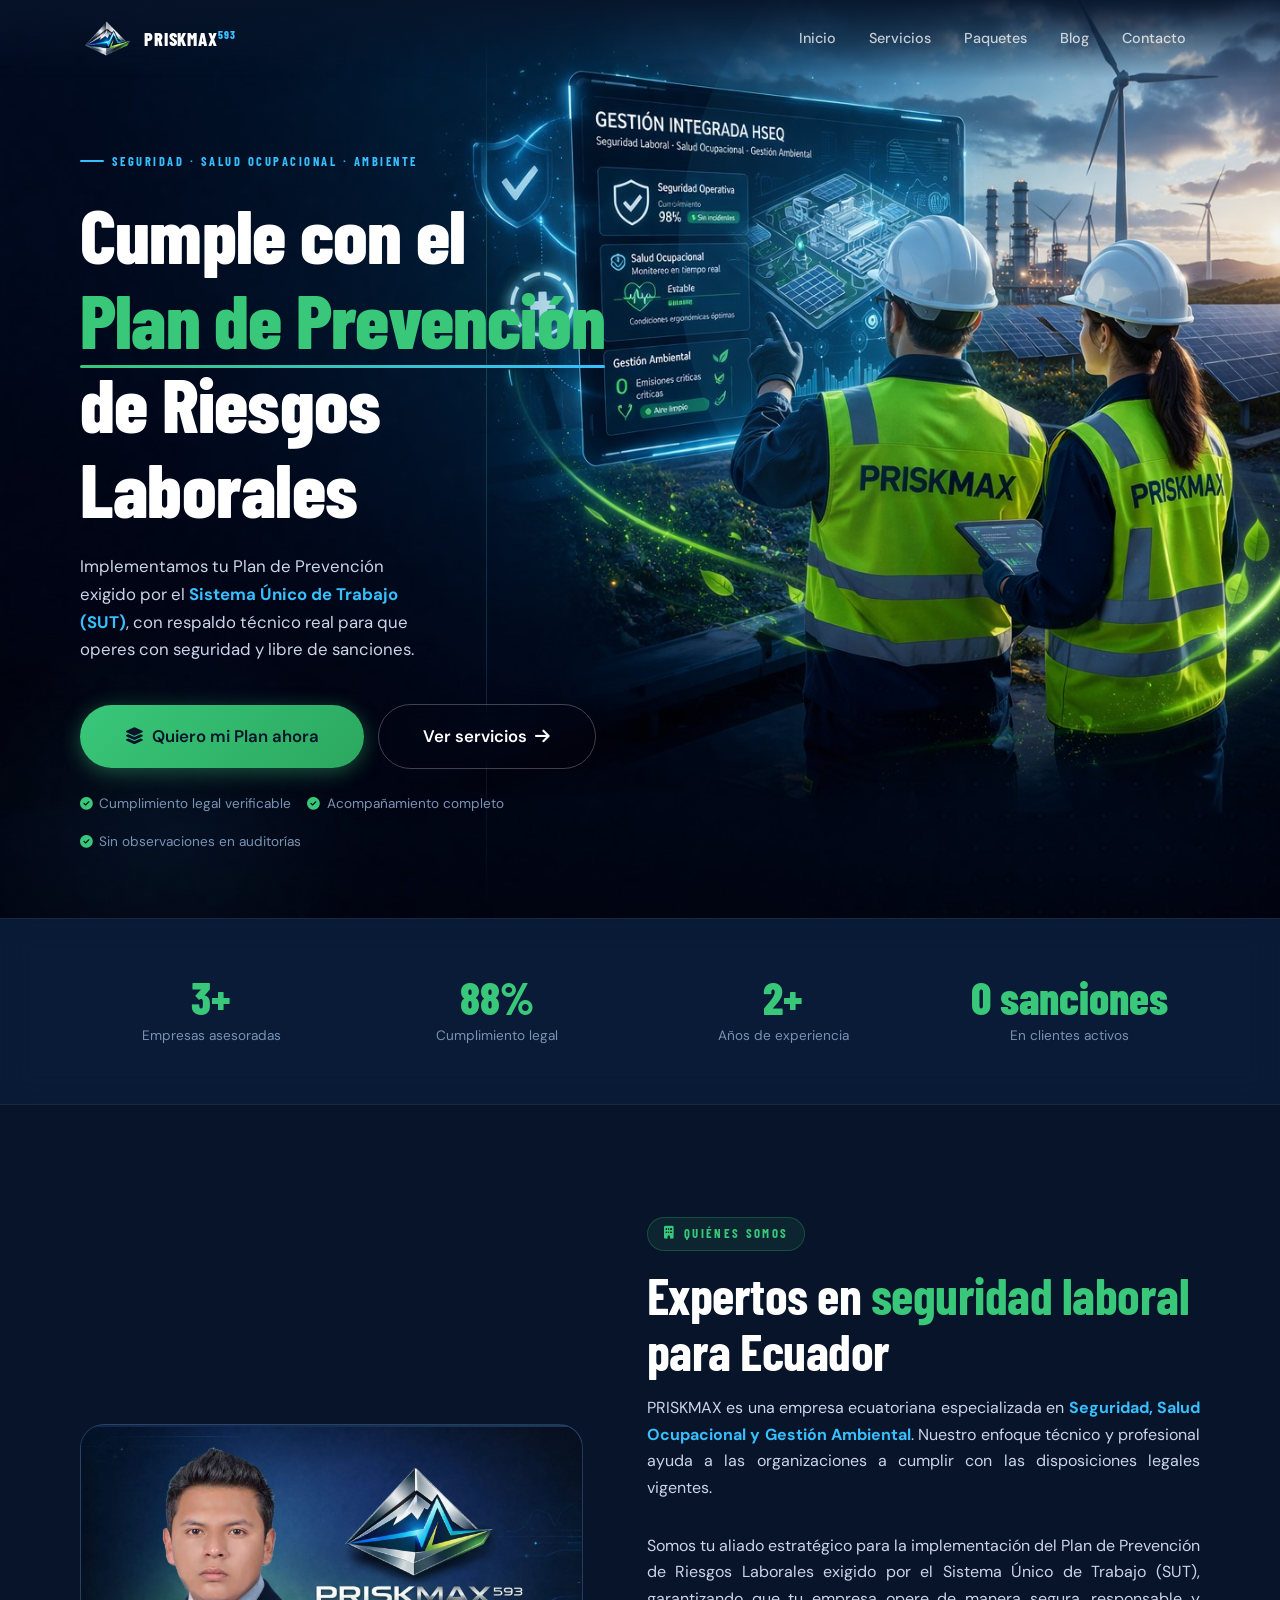
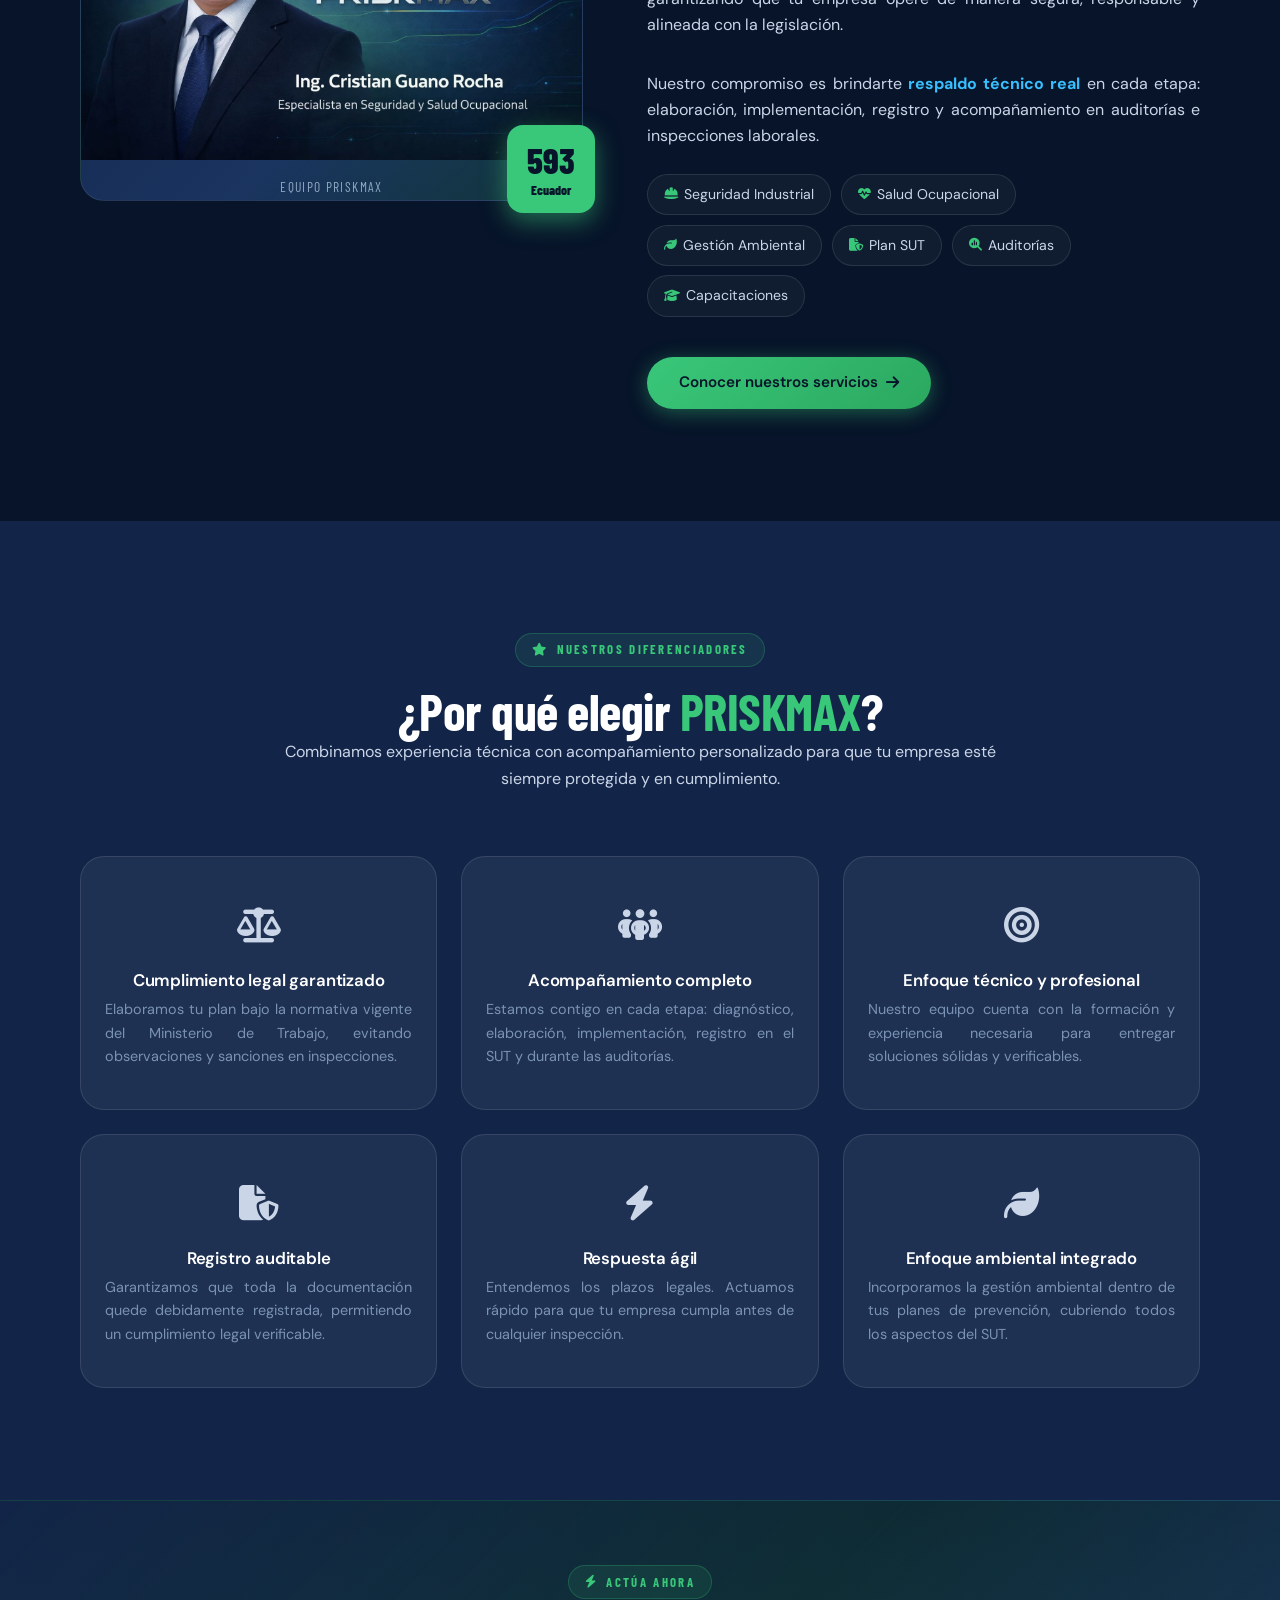
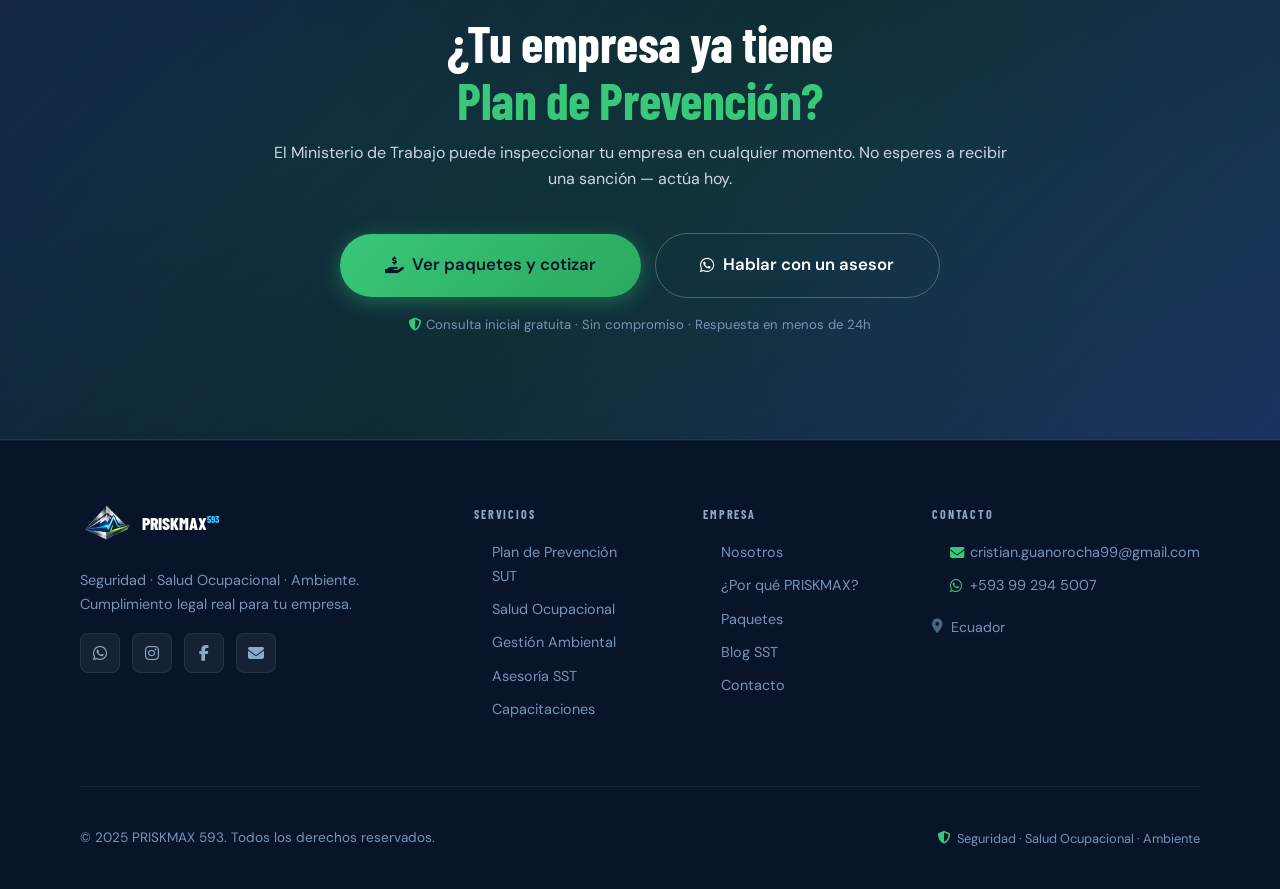
<file: index.html>
<!DOCTYPE html>
<html lang="es">
<head>
  <meta charset="UTF-8" />
  <meta name="viewport" content="width=device-width, initial-scale=1.0" />
  <meta name="description" content="PRISKMAX — Seguridad, Salud Ocupacional y Gestión Ambiental. Implementación del Plan de Prevención de Riesgos Laborales exigido por el SUT." />
  <title>PRISKMAX 593</title>
  <link rel="icon" href="assets/img/logo.png" />
  <link rel="preconnect" href="https://fonts.googleapis.com" />
  <link rel="preconnect" href="https://fonts.gstatic.com" crossorigin />
  <link href="https://fonts.googleapis.com/css2?family=Barlow+Condensed:wght@400;600;700;800&family=DM+Sans:wght@400;500;600&display=swap" rel="stylesheet" />
  <link rel="stylesheet" href="https://cdnjs.cloudflare.com/ajax/libs/font-awesome/6.5.0/css/all.min.css" />
  <link rel="stylesheet" href="assets/css/styles.css" />
  <link rel="stylesheet" href="assets/css/index.css"/>
</head>
<body>

  <!-- NAVBAR SUPERIOR -->
  <nav id="top-nav" aria-label="Navegación principal">
    <div class="container">
      <div class="top-nav-inner">
        <a href="index.html" class="top-nav-logo">
          <img src="assets/img/logo.png" alt="PRISKMAX Logo" onerror="this.style.display='none'" />
          <span>PRISKMAX<sup style="font-size:.6em;color:var(--sky)">593</sup></span>
        </a>
        <div class="top-nav-links">
          <a href="index.html">Inicio</a>
          <a href="servicios.html">Servicios</a>
          <a href="paquetes.html">Paquetes</a>
          <a href="blog.html">Blog</a>
          <a href="contacto.html">Contacto</a>
        </div>
      </div>
    </div>
  </nav>

  <!-- NAVBAR BURBUJA -->
  <nav id="bubble-nav" aria-label="Menú flotante">
    <div class="bubble-inner">
      <a href="index.html" class="bubble-logo">
        <img src="assets/img/logo.png" alt="PRISKMAX" onerror="this.style.display='none'" />
        <span>PRISKMAX</span>
      </a>
      <div class="bubble-links">
        <a href="index.html"     class="bubble-link" data-section="inicio">Inicio</a>
        <a href="servicios.html" class="bubble-link">Servicios</a>
        <a href="paquetes.html"  class="bubble-link">Paquetes</a>
        <a href="blog.html"      class="bubble-link">Blog</a>
        <a href="contacto.html"  class="bubble-link">Contacto</a>
        <a href="paquetes.html"  class="bubble-cta-mobile">Cotizar ahora</a>
      </div>
      <a href="paquetes.html" class="bubble-cta">Cotizar ahora</a>
      <button class="bubble-hamburger" aria-label="Abrir menú" aria-expanded="false">
        <span></span><span></span><span></span>
      </button>
    </div>
  </nav>

  <!-- HERO -->
  <section id="inicio">
    <div class="hero-bg">
      <div class="hero-geo"></div>
      <div class="hero-geo-2"></div>
      <div class="hero-dots"></div>
      <div class="hero-line"></div>
    </div>
    <div class="container">
      <div class="hero-inner">
        <div class="hero-content">
          <span class="hero-eyebrow">Seguridad · Salud Ocupacional · Ambiente</span>
          <h1 class="hero-title">
            Cumple con el<br/>
            <em>Plan de Prevención</em><br/>
            de Riesgos Laborales
          </h1>
          <p class="hero-desc">
            Implementamos tu Plan de Prevención exigido por el <strong style="color:var(--sky)">Sistema Único de Trabajo (SUT)</strong>, con respaldo técnico real para que operes con seguridad y libre de sanciones.
          </p>
          <div class="btn-group">
            <a href="paquetes.html" class="btn btn-primary btn-lg">
              <i class="fa-solid fa-layer-group"></i> Quiero mi Plan ahora
            </a>
            <a href="servicios.html" class="btn btn-outline btn-lg">
              Ver servicios <i class="fa-solid fa-arrow-right"></i>
            </a>
          </div>
          <div class="hero-trust">
            <div class="hero-trust-item"><i class="fa-solid fa-check-circle"></i> Cumplimiento legal verificable</div>
            <div class="hero-trust-item"><i class="fa-solid fa-check-circle"></i> Acompañamiento completo</div>
            <div class="hero-trust-item"><i class="fa-solid fa-check-circle"></i> Sin observaciones en auditorías</div>
          </div>
        </div>
      </div>
    </div>
  </section>

  <!-- STATS BAR -->
  <div class="stats-bar">
    <div class="container">
      <div class="stats-grid">
        <div class="stat-item reveal"><span class="stat-number" data-target="3" data-suffix="+">0+</span><span class="stat-label">Empresas asesoradas</span></div>
        <div class="stat-item reveal reveal-delay-1"><span class="stat-number" data-target="100" data-suffix="%">0%</span><span class="stat-label">Cumplimiento legal</span></div>
        <div class="stat-item reveal reveal-delay-2"><span class="stat-number" data-target="2" data-suffix="+">0+</span><span class="stat-label">Años de experiencia</span></div>
        <div class="stat-item reveal reveal-delay-3"><span class="stat-number">0 sanciones</span><span class="stat-label">En clientes activos</span></div>
      </div>
    </div>
  </div>

  <!-- NOSOTROS -->
  <section id="nosotros" class="section">
    <div class="bg-mesh"></div>
    <div class="container">
      <div class="about-layout">
        <div class="about-visual reveal">
          <div class="about-img-placeholder">
            <img src="assets/img/equipoCris.jpeg" alt="Equipo">
            <span>Equipo PRISKMAX</span>
          </div>
          <div class="about-badge-float">
            <span class="big-num">593</span>
            <small>Ecuador</small>
          </div>
        </div>
        <div class="about-text reveal reveal-delay-1">
          <span class="section-tag"><i class="fa-solid fa-building"></i> Quiénes somos</span>
          <h2>Expertos en <span class="text-accent">seguridad laboral</span> para Ecuador</h2>
          <p class="justificado">PRISKMAX es una empresa ecuatoriana especializada en <strong style="color:var(--sky)">Seguridad, Salud Ocupacional y Gestión Ambiental</strong>. Nuestro enfoque técnico y profesional ayuda a las organizaciones a cumplir con las disposiciones legales vigentes.</p>
          <p class="justificado">Somos tu aliado estratégico para la implementación del Plan de Prevención de Riesgos Laborales exigido por el Sistema Único de Trabajo (SUT), garantizando que tu empresa opere de manera segura, responsable y alineada con la legislación.</p>
          <p class="justificado">Nuestro compromiso es brindarte <strong style="color:var(--sky)">respaldo técnico real</strong> en cada etapa: elaboración, implementación, registro y acompañamiento en auditorías e inspecciones laborales.</p>
          <div class="value-pills">
            <span class="value-pill"><i class="fa-solid fa-hard-hat"></i> Seguridad Industrial</span>
            <span class="value-pill"><i class="fa-solid fa-heartbeat"></i> Salud Ocupacional</span>
            <span class="value-pill"><i class="fa-solid fa-leaf"></i> Gestión Ambiental</span>
            <span class="value-pill"><i class="fa-solid fa-file-shield"></i> Plan SUT</span>
            <span class="value-pill"><i class="fa-solid fa-magnifying-glass-chart"></i> Auditorías</span>
            <span class="value-pill"><i class="fa-solid fa-graduation-cap"></i> Capacitaciones</span>
          </div>
          <div class="mt-lg">
            <a href="servicios.html" class="btn btn-primary">Conocer nuestros servicios <i class="fa-solid fa-arrow-right"></i></a>
          </div>
        </div>
      </div>
    </div>
  </section>

  <!-- POR QUE PRISKMAX -->
  <section id="por-que" class="section section--alt">
    <div class="container">
      <div class="section-header text-center">
        <span class="section-tag"><i class="fa-solid fa-star"></i> Nuestros diferenciadores</span>
        <h2>¿Por qué elegir <span class="text-accent">PRISKMAX</span>?</h2>
        <p>Combinamos experiencia técnica con acompañamiento personalizado para que tu empresa esté siempre protegida y en cumplimiento.</p>
      </div>
      <div class="why-cards">
        <div class="why-card reveal"><span class="why-icon"><i class="fa-solid fa-scale-balanced"></i></span><h4>Cumplimiento legal garantizado</h4><p class="justificado">Elaboramos tu plan bajo la normativa vigente del Ministerio de Trabajo, evitando observaciones y sanciones en inspecciones.</p></div>
        <div class="why-card reveal reveal-delay-1"><span class="why-icon"><i class="fa-solid fa-people-group"></i></span><h4>Acompañamiento completo</h4><p class="justificado">Estamos contigo en cada etapa: diagnóstico, elaboración, implementación, registro en el SUT y durante las auditorías.</p></div>
        <div class="why-card reveal reveal-delay-2"><span class="why-icon"><i class="fa-solid fa-bullseye"></i></span><h4>Enfoque técnico y profesional</h4><p class="justificado">Nuestro equipo cuenta con la formación y experiencia necesaria para entregar soluciones sólidas y verificables.</p></div>
        <div class="why-card reveal reveal-delay-3"><span class="why-icon"><i class="fa-solid fa-file-shield"></i></span><h4>Registro auditable</h4><p class="justificado">Garantizamos que toda la documentación quede debidamente registrada, permitiendo un cumplimiento legal verificable.</p></div>
        <div class="why-card reveal reveal-delay-1"><span class="why-icon"><i class="fa-solid fa-bolt"></i></span><h4>Respuesta ágil</h4><p class="justificado">Entendemos los plazos legales. Actuamos rápido para que tu empresa cumpla antes de cualquier inspección.</p></div>
        <div class="why-card reveal reveal-delay-2"><span class="why-icon"><i class="fa-solid fa-leaf"></i></i></span><h4>Enfoque ambiental integrado</h4><p class="justificado">Incorporamos la gestión ambiental dentro de tus planes de prevención, cubriendo todos los aspectos del SUT.</p></div>
      </div>
    </div>
  </section>

  <!-- CTA BAND -->
  <section class="cta-band">
    <div class="container">
      <span class="section-tag" style="margin-bottom:1rem;"><i class="fa-solid fa-bolt"></i> Actúa ahora</span>
      <h2>¿Tu empresa ya tiene<br/><span class="text-accent">Plan de Prevención?</span></h2>
      <p>El Ministerio de Trabajo puede inspeccionar tu empresa en cualquier momento. No esperes a recibir una sanción — actúa hoy.</p>
      <div class="btn-group justify-center">
        <a href="paquetes.html" class="btn btn-primary btn-lg"><i class="fa-solid fa-hand-holding-dollar"></i> Ver paquetes y cotizar</a>
        <a href="https://wa.me/593992945007" target="_blank" rel="noopener" class="btn btn-outline btn-lg"><i class="fa-brands fa-whatsapp"></i> Hablar con un asesor</a>
      </div>
      <p class="cta-note"><i class="fa-solid fa-shield-halved"></i> Consulta inicial gratuita · Sin compromiso · Respuesta en menos de 24h</p>
    </div>
  </section>

  <!-- FOOTER -->
  <footer>
    <div class="container">
      <div class="footer-grid">
        <div class="footer-brand">
          <a href="index.html" style="display:inline-flex;align-items:center;gap:.5rem;margin-bottom:.75rem;">
            <img src="assets/img/logo.png" alt="PRISKMAX" height="36" onerror="this.style.display='none'" />
            <span style="font-family:var(--font-display);font-size:1.1rem;font-weight:800;color:var(--white);">PRISKMAX<sup style="font-size:.55em;color:var(--sky);">593</sup></span>
          </a>
          <p>Seguridad · Salud Ocupacional · Ambiente.<br/>Cumplimiento legal real para tu empresa.</p>
          <div class="footer-socials" style="margin-top:1rem;">
            <a href="https://wa.me/593992945007" target="_blank" rel="noopener" class="social-icon" aria-label="WhatsApp"><i class="fa-brands fa-whatsapp"></i></a>
            <a href="https://instagram.com/priskmax" target="_blank" rel="noopener" class="social-icon" aria-label="Instagram"><i class="fa-brands fa-instagram"></i></a>
            <a href="https://www.facebook.com/share/1D75Cncb86/" target="_blank" rel="noopener" class="social-icon" aria-label="Facebook"><i class="fa-brands fa-facebook-f"></i></a>
            <a href="mailto:cristian.guanorocha99@gmail.com" class="social-icon" aria-label="Email"><i class="fa-solid fa-envelope"></i></a>
          </div>
        </div>
        <div>
          <p class="footer-heading">Servicios</p>
          <ul class="footer-links">
            <li><a href="servicios.html">Plan de Prevención SUT</a></li>
            <li><a href="servicios.html">Salud Ocupacional</a></li>
            <li><a href="servicios.html">Gestión Ambiental</a></li>
            <li><a href="servicios.html">Asesoría SST</a></li>
            <li><a href="servicios.html">Capacitaciones</a></li>
          </ul>
        </div>
        <div>
          <p class="footer-heading">Empresa</p>
          <ul class="footer-links">
            <li><a href="index.html#nosotros">Nosotros</a></li>
            <li><a href="index.html#por-que">¿Por qué PRISKMAX?</a></li>
            <li><a href="paquetes.html">Paquetes</a></li>
            <li><a href="blog.html">Blog SST</a></li>
            <li><a href="contacto.html">Contacto</a></li>
          </ul>
        </div>
        <div>
          <p class="footer-heading">Contacto</p>
          <ul class="footer-links">
            <li><a href="mailto:cristian.guanorocha99@gmail.com"><i class="fa-solid fa-envelope" style="color:var(--green);width:14px;"></i> cristian.guanorocha99@gmail.com</a></li>
            <li><a href="https://wa.me/593992945007" target="_blank"><i class="fa-brands fa-whatsapp" style="color:var(--green);width:14px;"></i> +593 99 294 5007</a></li>
            <li style="padding-top:.5rem;color:var(--text-muted);font-size:.88rem;display:flex;align-items:flex-start;gap:.5rem;">
              <i class="fa-solid fa-location-dot" style="color:var(--silver-dark);margin-top:.2rem;"></i> Ecuador
            </li>
          </ul>
        </div>
      </div>
      <div class="footer-bottom">
        <span>© 2025 PRISKMAX 593. Todos los derechos reservados.</span>
        <span style="display:flex;align-items:center;gap:.4rem;font-size:.8rem;"><i class="fa-solid fa-shield-halved" style="color:var(--green);"></i> Seguridad · Salud Ocupacional · Ambiente</span>
      </div>
    </div>
  </footer>

  <script src="assets/js/main.js"></script>
</body>
</html>
</file>
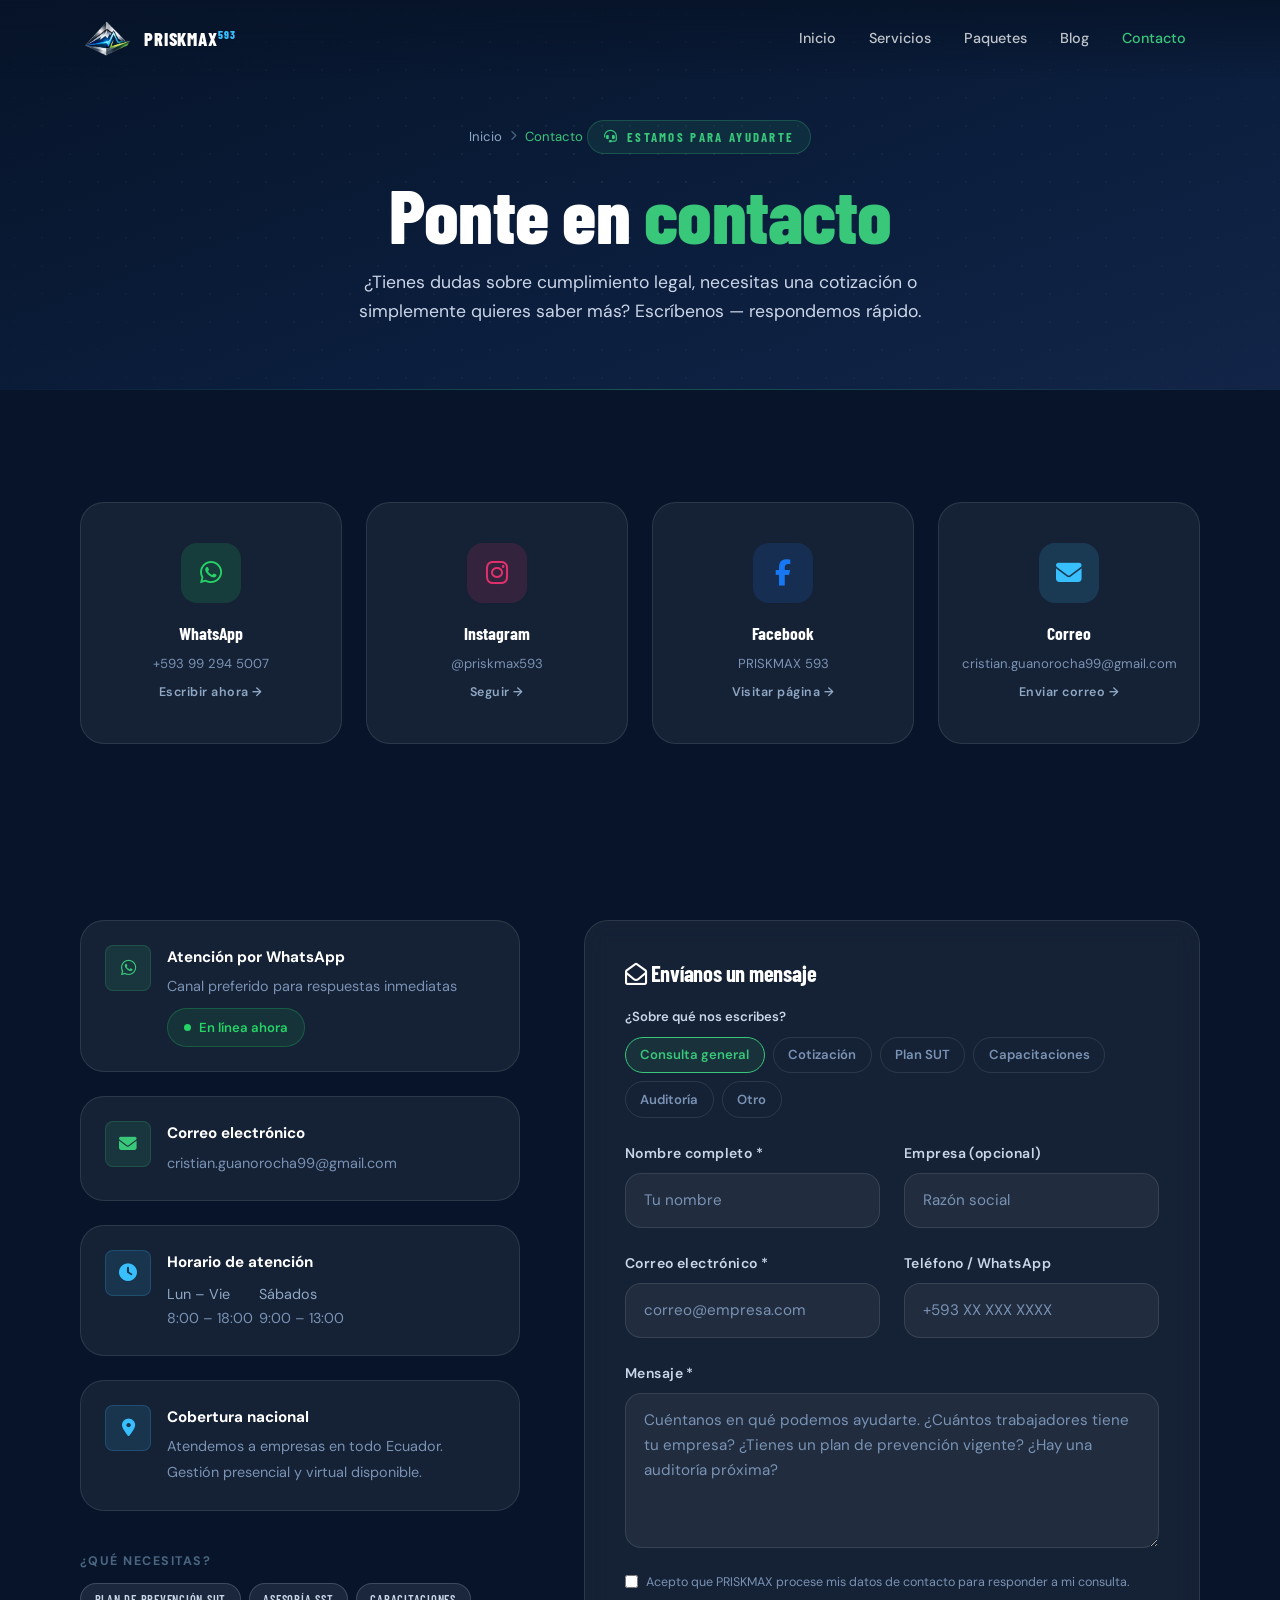
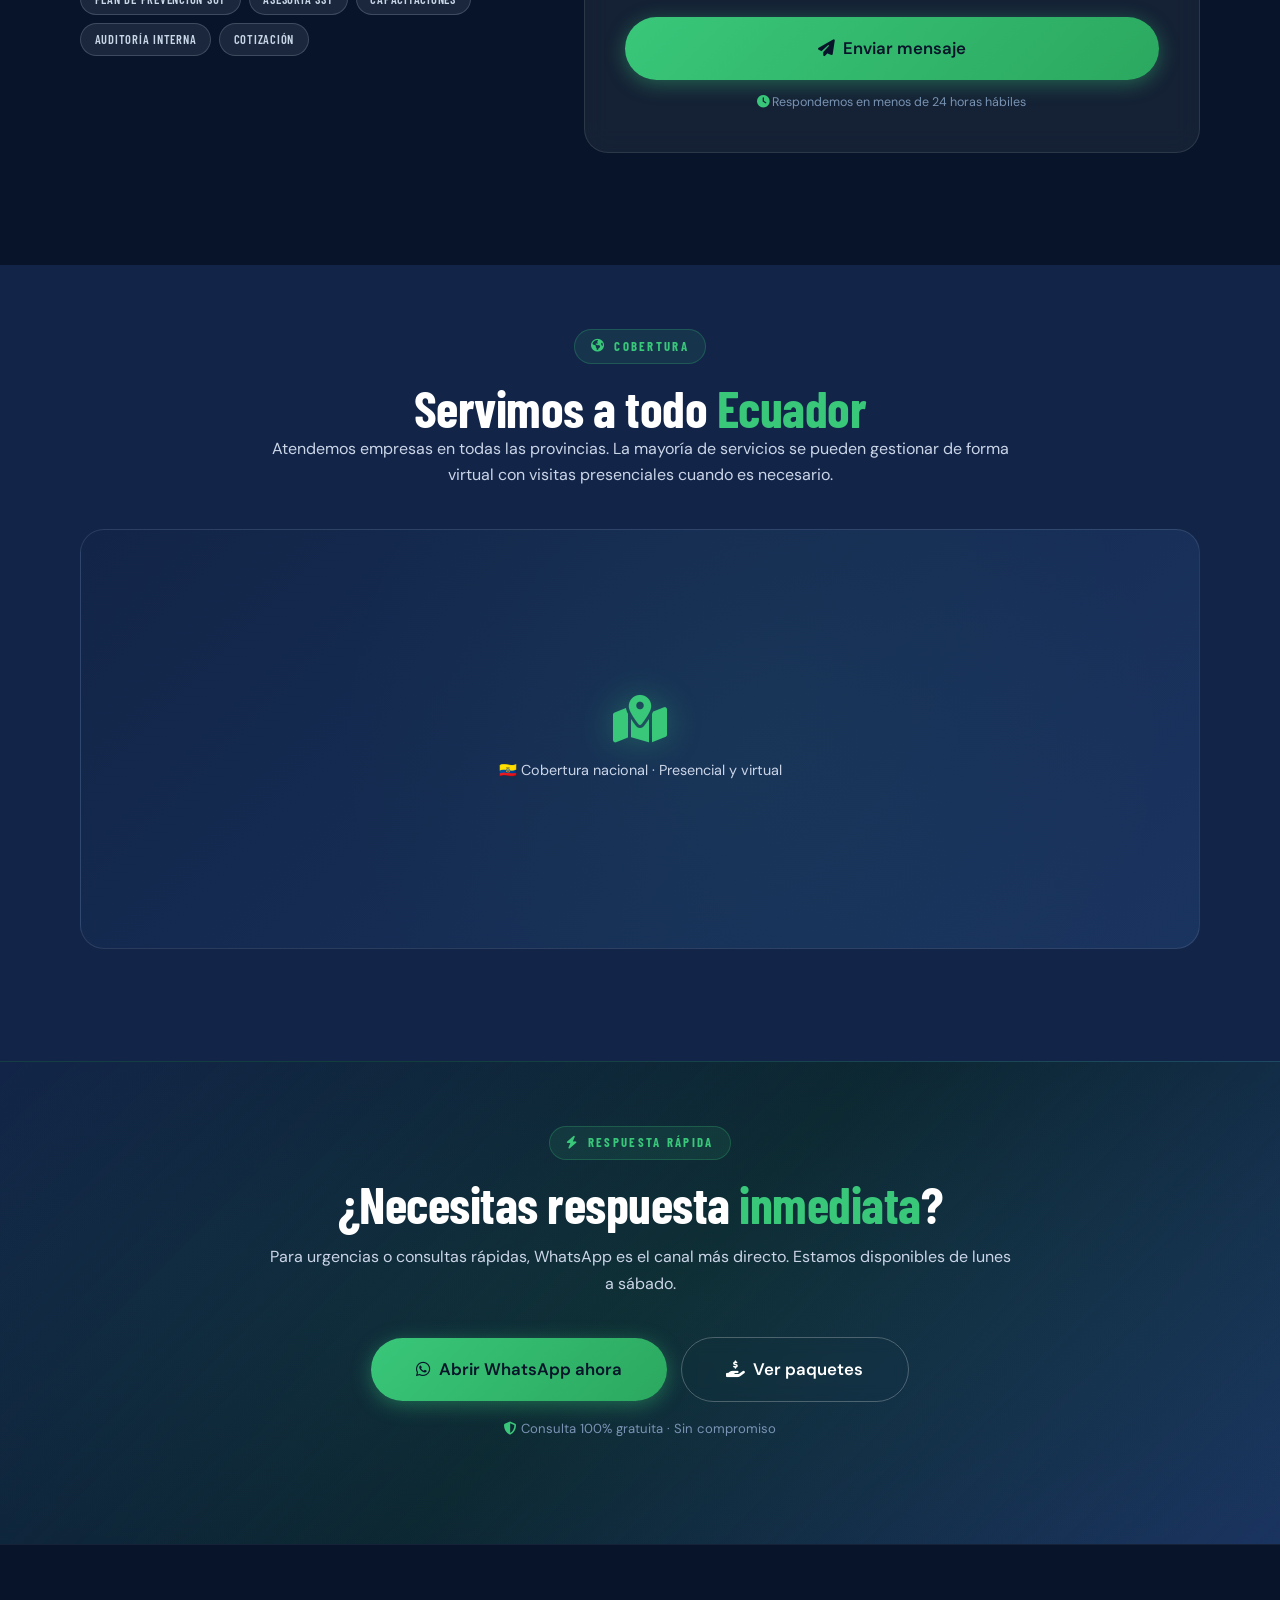
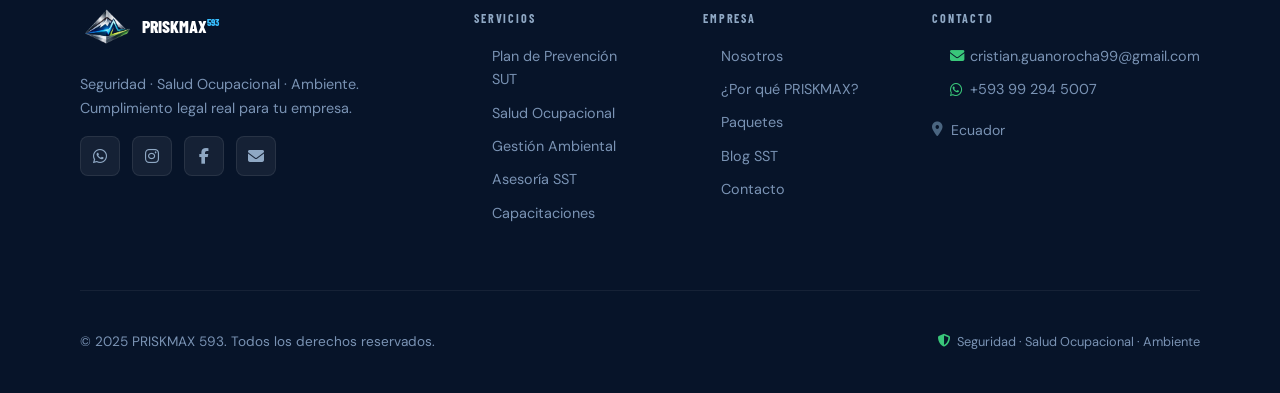
<file: contacto.html>
<!DOCTYPE html>
<html lang="es">
<head>
  <meta charset="UTF-8" />
  <meta name="viewport" content="width=device-width, initial-scale=1.0" />
  <meta name="description" content="Contacta a PRISKMAX 593 — Seguridad, Salud Ocupacional y Gestión Ambiental en Ecuador. Asesoría gratuita sin compromiso." />
  <title>Contacto — PRISKMAX 593</title>
  <link rel="preconnect" href="https://fonts.googleapis.com" />
  <link rel="preconnect" href="https://fonts.gstatic.com" crossorigin />
  <link href="https://fonts.googleapis.com/css2?family=Barlow+Condensed:wght@400;600;700;800&family=DM+Sans:wght@400;500;600&display=swap" rel="stylesheet" />
  <link rel="stylesheet" href="https://cdnjs.cloudflare.com/ajax/libs/font-awesome/6.5.0/css/all.min.css" />
  <link rel="stylesheet" href="assets/css/styles.css" />
  <link rel="stylesheet" href="assets/css/contacto.css" />
</head>
<body>

  <!-- NAVBAR SUPERIOR -->
  <nav id="top-nav" aria-label="Navegación principal">
    <div class="container">
      <div class="top-nav-inner">
        <a href="index.html" class="top-nav-logo">
          <img src="assets/img/logo.png" alt="PRISKMAX" onerror="this.style.display='none'" />
          <span>PRISKMAX<sup style="font-size:.6em;color:var(--sky)">593</sup></span>
        </a>
        <div class="top-nav-links">
          <a href="index.html">Inicio</a>
          <a href="servicios.html">Servicios</a>
          <a href="paquetes.html">Paquetes</a>
          <a href="blog.html">Blog</a>
          <a href="contacto.html" style="color:var(--green);">Contacto</a>
        </div>
      </div>
    </div>
  </nav>

  <!-- NAVBAR BURBUJA -->
  <nav id="bubble-nav" aria-label="Menú flotante">
    <div class="bubble-inner">
      <a href="index.html" class="bubble-logo">
        <img src="assets/img/logo.png" alt="PRISKMAX" onerror="this.style.display='none'" />
        <span>PRISKMAX</span>
      </a>
      <div class="bubble-links">
        <a href="index.html"     class="bubble-link">Inicio</a>
        <a href="servicios.html" class="bubble-link">Servicios</a>
        <a href="paquetes.html"  class="bubble-link">Paquetes</a>
        <a href="blog.html"      class="bubble-link">Blog</a>
        <a href="contacto.html"  class="bubble-link active">Contacto</a>
        <a href="paquetes.html"  class="bubble-cta-mobile">Cotizar ahora</a>
      </div>
      <a href="paquetes.html" class="bubble-cta">Cotizar ahora</a>
      <button class="bubble-hamburger" aria-label="Abrir menú" aria-expanded="false">
        <span></span><span></span><span></span>
      </button>
    </div>
  </nav>

  <!-- PAGE HERO -->
  <section class="page-hero">
    <div class="container">
      <nav class="breadcrumb" aria-label="Ruta de navegación">
        <a href="index.html">Inicio</a>
        <i class="fa-solid fa-chevron-right"></i>
        <span style="color:var(--green)">Contacto</span>
      </nav>
      <span class="section-tag"><i class="fa-solid fa-headset"></i> Estamos para ayudarte</span>
      <h1>Ponte en <span class="text-accent">contacto</span></h1>
      <p>¿Tienes dudas sobre cumplimiento legal, necesitas una cotización o simplemente quieres saber más? Escríbenos — respondemos rápido.</p>
    </div>
  </section>

  <!-- CANALES DE CONTACTO -->
  <section class="section" style="padding-bottom:0;">
    <div class="container">
      <div class="channels-grid">

        <a href="https://wa.me/593992945007?text=Hola%20PRISKMAX%2C%20me%20gustaría%20más%20información." target="_blank" rel="noopener" class="channel-card channel-card--wa reveal">
          <div class="channel-icon"><i class="fa-brands fa-whatsapp"></i></div>
          <p class="channel-name">WhatsApp</p>
          <p class="channel-handle">+593 99 294 5007</p>
          <span class="channel-action">Escribir ahora →</span>
        </a>

        <a href="https://instagram.com/priskmax" target="_blank" rel="noopener" class="channel-card channel-card--ig reveal reveal-delay-1">
          <div class="channel-icon"><i class="fa-brands fa-instagram"></i></div>
          <p class="channel-name">Instagram</p>
          <p class="channel-handle">@priskmax593</p>
          <span class="channel-action">Seguir →</span>
        </a>

        <a href="https://www.facebook.com/share/1D75Cncb86/" target="_blank" rel="noopener" class="channel-card channel-card--fb reveal reveal-delay-2">
          <div class="channel-icon"><i class="fa-brands fa-facebook-f"></i></div>
          <p class="channel-name">Facebook</p>
          <p class="channel-handle">PRISKMAX 593</p>
          <span class="channel-action">Visitar página →</span>
        </a>

        <a href="mailto:cristian.guanorocha99@gmail.com" class="channel-card channel-card--em reveal reveal-delay-3">
          <div class="channel-icon"><i class="fa-solid fa-envelope"></i></div>
          <p class="channel-name">Correo</p>
          <p class="channel-handle">cristian.guanorocha99@gmail.com</p>
          <span class="channel-action">Enviar correo →</span>
        </a>

      </div>
    </div>
  </section>

  <!-- FORMULARIO + INFO -->
  <section id="contacto" class="section">
    <div class="bg-mesh"></div>
    <div class="container">
      <div class="contact-layout">

        <!-- INFO PANEL -->
        <div class="info-panel">

          <div class="info-card reveal">
            <div class="info-icon"><i class="fa-brands fa-whatsapp"></i></div>
            <div class="info-text">
              <strong>Atención por WhatsApp</strong>
              <span>Canal preferido para respuestas inmediatas</span>
              <div class="quick-badge" style="margin-top:.5rem;">En línea ahora</div>
            </div>
          </div>

          <div class="info-card reveal reveal-delay-1">
            <div class="info-icon"><i class="fa-solid fa-envelope"></i></div>
            <div class="info-text">
              <strong>Correo electrónico</strong>
              <a href="mailto:cristian.guanorocha99@gmail.com">cristian.guanorocha99@gmail.com</a>
            </div>
          </div>

          <div class="info-card reveal reveal-delay-2">
            <div class="info-icon info-icon--sky"><i class="fa-solid fa-clock"></i></div>
            <div class="info-text">
              <strong>Horario de atención</strong>
              <div class="hours-grid">
                <div class="hour-row"><span class="day">Lun – Vie</span><br/><span class="time">8:00 – 18:00</span></div>
                <div class="hour-row"><span class="day">Sábados</span><br/><span class="time">9:00 – 13:00</span></div>
              </div>
            </div>
          </div>

          <div class="info-card reveal reveal-delay-3">
            <div class="info-icon info-icon--sky"><i class="fa-solid fa-location-dot"></i></div>
            <div class="info-text">
              <strong>Cobertura nacional</strong>
              <span>Atendemos a empresas en todo Ecuador. Gestión presencial y virtual disponible.</span>
            </div>
          </div>

          <!-- Servicios rápidos -->
          <div style="margin-top:var(--gap-sm);">
            <p style="font-size:.78rem;font-weight:700;letter-spacing:.12em;text-transform:uppercase;color:var(--silver-dark);margin-bottom:.75rem;">¿Qué necesitas?</p>
            <div style="display:flex;flex-wrap:wrap;gap:.5rem;">
              <a href="paquetes.html" class="badge badge--silver" style="text-decoration:none;cursor:pointer;">Plan de Prevención SUT</a>
              <a href="servicios.html" class="badge badge--silver" style="text-decoration:none;">Asesoría SST</a>
              <a href="servicios.html" class="badge badge--silver" style="text-decoration:none;">Capacitaciones</a>
              <a href="servicios.html" class="badge badge--silver" style="text-decoration:none;">Auditoría interna</a>
              <a href="paquetes.html"  class="badge badge--silver" style="text-decoration:none;">Cotización</a>
            </div>
          </div>
        </div>

        <!-- FORMULARIO -->
        <div class="contact-form-wrap reveal reveal-delay-1">
          <h3><i class="fa-regular fa-envelope-open"></i> Envíanos un mensaje</h3>

          <!-- Asunto rápido -->
          <div style="margin-bottom:var(--gap-md);">
            <label style="font-size:.82rem;font-weight:600;color:var(--silver);display:block;margin-bottom:.6rem;">¿Sobre qué nos escribes?</label>
            <div class="subject-pills">
              <button type="button" class="subject-pill selected" data-subject="Consulta general">Consulta general</button>
              <button type="button" class="subject-pill" data-subject="Cotización">Cotización</button>
              <button type="button" class="subject-pill" data-subject="Plan de Prevención SUT">Plan SUT</button>
              <button type="button" class="subject-pill" data-subject="Capacitaciones">Capacitaciones</button>
              <button type="button" class="subject-pill" data-subject="Auditoría interna">Auditoría</button>
              <button type="button" class="subject-pill" data-subject="Otro">Otro</button>
            </div>
          </div>

          <form id="contactForm" action="https://formspree.io/f/mlgpvzlo" method="POST" novalidate>
            <input type="hidden" name="_subject" id="subjectInput" value="Contacto web — Consulta general" />

            <div class="form-grid">
              <div class="form-group">
                <label for="c_nombre">Nombre completo *</label>
                <input type="text" id="c_nombre" name="nombre" class="form-control" placeholder="Tu nombre" required />
              </div>
              <div class="form-group">
                <label for="c_empresa">Empresa (opcional)</label>
                <input type="text" id="c_empresa" name="empresa" class="form-control" placeholder="Razón social" />
              </div>
              <div class="form-group">
                <label for="c_email">Correo electrónico *</label>
                <input type="email" id="c_email" name="email" class="form-control" placeholder="correo@empresa.com" required />
              </div>
              <div class="form-group">
                <label for="c_telefono">Teléfono / WhatsApp</label>
                <input type="tel" id="c_telefono" name="telefono" class="form-control" placeholder="+593 XX XXX XXXX" required/>
              </div>
            </div>

            <div class="form-group" style="margin-bottom:var(--gap-md);">
              <label for="c_mensaje">Mensaje *</label>
              <textarea id="c_mensaje" name="mensaje" class="form-control" rows="5"
                placeholder="Cuéntanos en qué podemos ayudarte. ¿Cuántos trabajadores tiene tu empresa? ¿Tienes un plan de prevención vigente? ¿Hay una auditoría próxima?" required></textarea>
            </div>

            <div class="form-legal">
              <input type="checkbox" id="c_acepto" required />
              <label for="c_acepto" style="font-size:.78rem;color:var(--text-muted);cursor:pointer;">
                Acepto que PRISKMAX procese mis datos de contacto para responder a mi consulta.
              </label>
            </div>

            <div class="form-status" id="cFormStatus"></div>

            <button type="submit" id="cSubmitBtn" class="btn btn-primary btn-lg" style="width:100%;justify-content:center;margin-top:var(--gap-md);">
              <i class="fa-solid fa-paper-plane"></i> Enviar mensaje
            </button>

            <p style="text-align:center;font-size:.78rem;color:var(--text-muted);margin-top:.75rem;">
              <i class="fa-solid fa-clock" style="color:var(--green);"></i>
              Respondemos en menos de 24 horas hábiles
            </p>
          </form>
        </div>
      </div>
    </div>
  </section>

  <!-- MAPA / COBERTURA -->
  <section class="section section--alt" style="padding-top: 4rem;">
    <div class="container">
      <div class="section-header text-center" style="margin-bottom:var(--gap-lg);">
        <span class="section-tag"><i class="fa-solid fa-earth-americas"></i> Cobertura</span>
        <h2>Servimos a todo <span class="text-accent">Ecuador</span></h2>
        <p>Atendemos empresas en todas las provincias. La mayoría de servicios se pueden gestionar de forma virtual con visitas presenciales cuando es necesario.</p>
      </div>
      <div class="map-placeholder reveal">
        <i class="fa-solid fa-map-location-dot"></i>
        <p>🇪🇨 Cobertura nacional · Presencial y virtual<br/></p>
      </div>
    </div>
  </section>

  <!-- CTA -->
  <section class="cta-band">
    <div class="container">
      <span class="section-tag" style="margin-bottom:1rem;"><i class="fa-solid fa-bolt"></i> Respuesta rápida</span>
      <h2>¿Necesitas respuesta <span class="text-accent">inmediata</span>?</h2>
      <p>Para urgencias o consultas rápidas, WhatsApp es el canal más directo. Estamos disponibles de lunes a sábado.</p>
      <div class="btn-group justify-center">
        <a href="https://wa.me/593992945007?text=Hola%20PRISKMAX%2C%20necesito%20asesoría%20urgente." target="_blank" rel="noopener" class="btn btn-primary btn-lg">
          <i class="fa-brands fa-whatsapp"></i> Abrir WhatsApp ahora
        </a>
        <a href="paquetes.html" class="btn btn-outline btn-lg">
          <i class="fa-solid fa-hand-holding-dollar"></i> Ver paquetes
        </a>
      </div>
      <p class="cta-note"><i class="fa-solid fa-shield-halved"></i> Consulta 100% gratuita · Sin compromiso</p>
    </div>
  </section>

  <!-- FOOTER -->
  <footer>
    <div class="container">
      <div class="footer-grid">
        <div class="footer-brand">
          <a href="index.html" style="display:inline-flex;align-items:center;gap:.5rem;margin-bottom:.75rem;">
            <img src="assets/img/logo.png" alt="PRISKMAX" height="36" onerror="this.style.display='none'" />
            <span style="font-family:var(--font-display);font-size:1.1rem;font-weight:800;color:var(--white);">PRISKMAX<sup style="font-size:.55em;color:var(--sky);">593</sup></span>
          </a>
          <p>Seguridad · Salud Ocupacional · Ambiente.<br/>Cumplimiento legal real para tu empresa.</p>
          <div class="footer-socials" style="margin-top:1rem;">
            <a href="https://wa.me/593992945007" target="_blank" rel="noopener" class="social-icon" aria-label="WhatsApp"><i class="fa-brands fa-whatsapp"></i></a>
            <a href="https://instagram.com/priskmax" target="_blank" rel="noopener" class="social-icon" aria-label="Instagram"><i class="fa-brands fa-instagram"></i></a>
            <a href="https://www.facebook.com/share/1D75Cncb86/" target="_blank" rel="noopener" class="social-icon" aria-label="Facebook"><i class="fa-brands fa-facebook-f"></i></a>
            <a href="mailto:cristian.guanorocha99@gmail.com" class="social-icon" aria-label="Email"><i class="fa-solid fa-envelope"></i></a>
          </div>
        </div>
        <div>
          <p class="footer-heading">Servicios</p>
          <ul class="footer-links">
            <li><a href="servicios.html">Plan de Prevención SUT</a></li>
            <li><a href="servicios.html">Salud Ocupacional</a></li>
            <li><a href="servicios.html">Gestión Ambiental</a></li>
            <li><a href="servicios.html">Asesoría SST</a></li>
            <li><a href="servicios.html">Capacitaciones</a></li>
          </ul>
        </div>
        <div>
          <p class="footer-heading">Empresa</p>
          <ul class="footer-links">
            <li><a href="index.html#nosotros">Nosotros</a></li>
            <li><a href="index.html#por-que">¿Por qué PRISKMAX?</a></li>
            <li><a href="paquetes.html">Paquetes</a></li>
            <li><a href="blog.html">Blog SST</a></li>
            <li><a href="contacto.html">Contacto</a></li>
          </ul>
        </div>
        <div>
          <p class="footer-heading">Contacto</p>
          <ul class="footer-links">
            <li><a href="mailto:cristian.guanorocha99@gmail.com"><i class="fa-solid fa-envelope" style="color:var(--green);width:14px;"></i> cristian.guanorocha99@gmail.com</a></li>
            <li><a href="https://wa.me/593992945007" target="_blank"><i class="fa-brands fa-whatsapp" style="color:var(--green);width:14px;"></i> +593 99 294 5007</a></li>
            <li style="padding-top:.5rem;color:var(--text-muted);font-size:.88rem;display:flex;align-items:flex-start;gap:.5rem;">
              <i class="fa-solid fa-location-dot" style="color:var(--silver-dark);margin-top:.2rem;"></i> Ecuador
            </li>
          </ul>
        </div>
      </div>
      <div class="footer-bottom">
        <span>© 2025 PRISKMAX 593. Todos los derechos reservados.</span>
        <span style="display:flex;align-items:center;gap:.4rem;font-size:.8rem;"><i class="fa-solid fa-shield-halved" style="color:var(--green);"></i> Seguridad · Salud Ocupacional · Ambiente</span>
      </div>
    </div>
  </footer>

  <script src="assets/js/validar.js"></script>
  <script src="assets/js/main.js"></script>
  <script>
    /* Subject pills */
    const pills = document.querySelectorAll('.subject-pill');
    const subjectInput = document.getElementById('subjectInput');
    pills.forEach(pill => {
      pill.addEventListener('click', () => {
        pills.forEach(p => p.classList.remove('selected'));
        pill.classList.add('selected');
        subjectInput.value = 'Contacto web — ' + pill.dataset.subject;
      });
    });

    /* Contact form submit */
    const cForm = document.getElementById('contactForm');
    const cStatus = document.getElementById('cFormStatus');
    const cBtn = document.getElementById('cSubmitBtn');

    cForm.addEventListener('submit', async (e) => {
      e.preventDefault();
      if (!cForm.checkValidity()) { cForm.reportValidity(); return; }
      cBtn.disabled = true;
      cBtn.innerHTML = '<i class="fa-solid fa-spinner fa-spin"></i> Enviando...';
      cStatus.className = 'form-status';
      try {
        const res = await fetch(cForm.action, {
          method: 'POST',
          body: new FormData(cForm),
          headers: { 'Accept': 'application/json' }
        });
        if (res.ok) {
          cStatus.className = 'form-status success';
          cStatus.innerHTML = '<i class="fa-solid fa-circle-check"></i> ¡Mensaje enviado! Te responderemos pronto.';
          cForm.reset();
          pills.forEach((p,i) => p.classList.toggle('selected', i===0));
          subjectInput.value = 'Contacto web — Consulta general';
          cBtn.innerHTML = '<i class="fa-solid fa-check"></i> ¡Enviado!';
          setTimeout(() => { cBtn.disabled=false; cBtn.innerHTML='<i class="fa-solid fa-paper-plane"></i> Enviar mensaje'; }, 4000);
        } else { throw new Error(); }
      } catch {
        cStatus.className = 'form-status error';
        cStatus.innerHTML = '<i class="fa-solid fa-triangle-exclamation"></i> Error al enviar. Escríbenos directamente a <a href="mailto:info@priskmax.com" style="color:inherit;font-weight:600;">info@priskmax.com</a>';
        cBtn.disabled = false;
        cBtn.innerHTML = '<i class="fa-solid fa-paper-plane"></i> Enviar mensaje';
      }
    });
  </script>
</body>
</html>
</file>
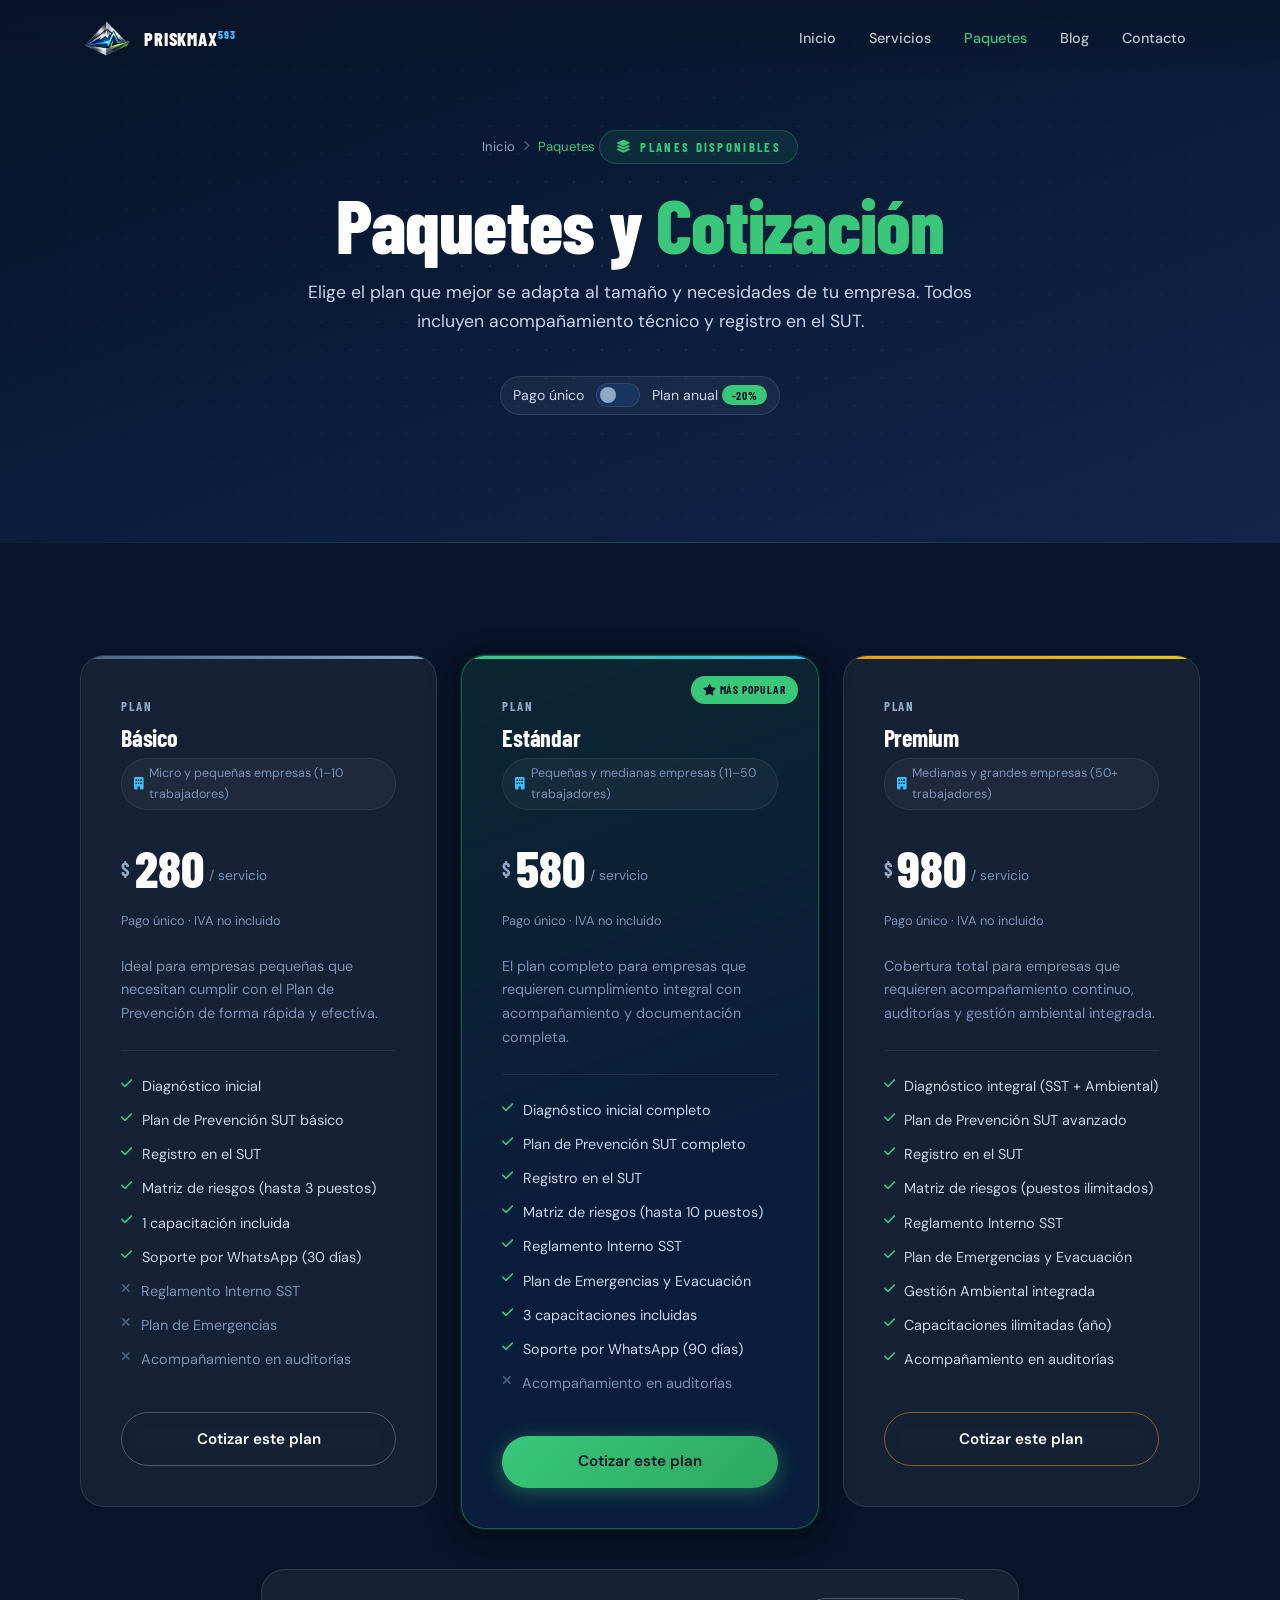
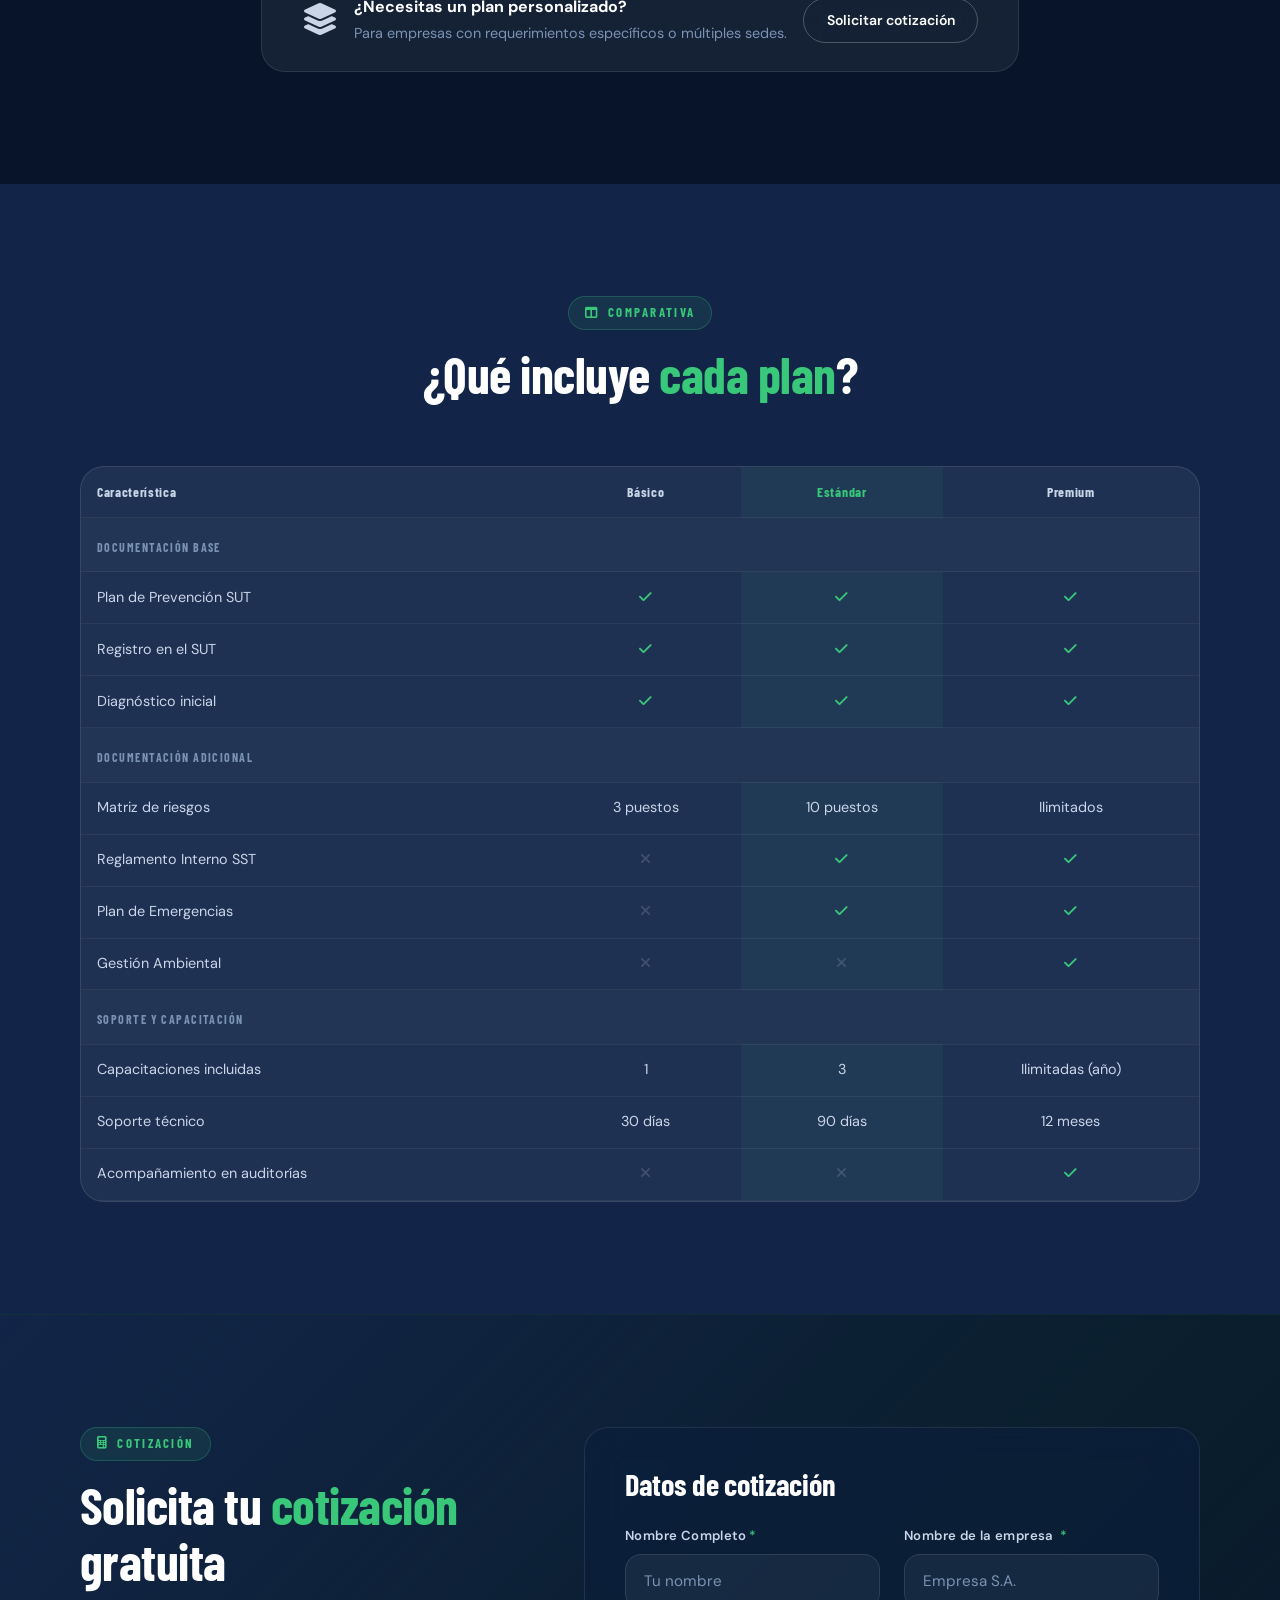
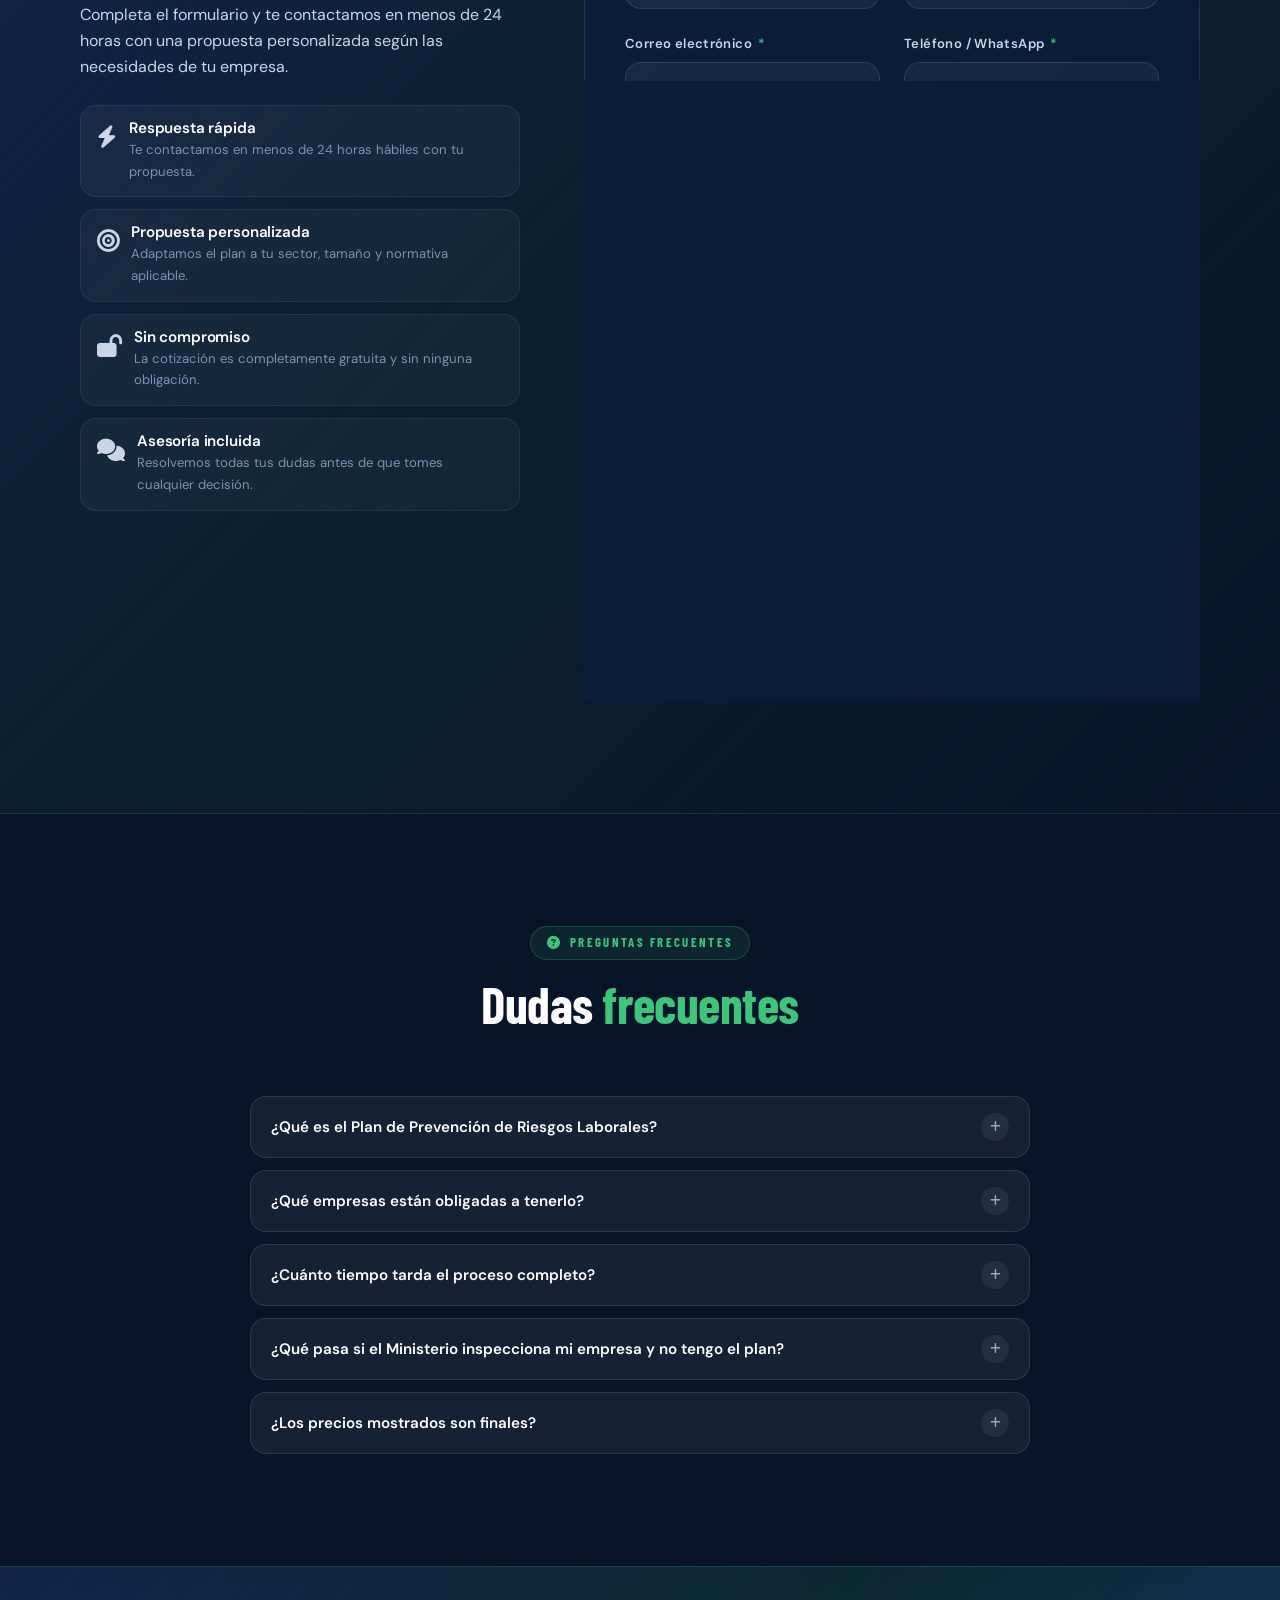
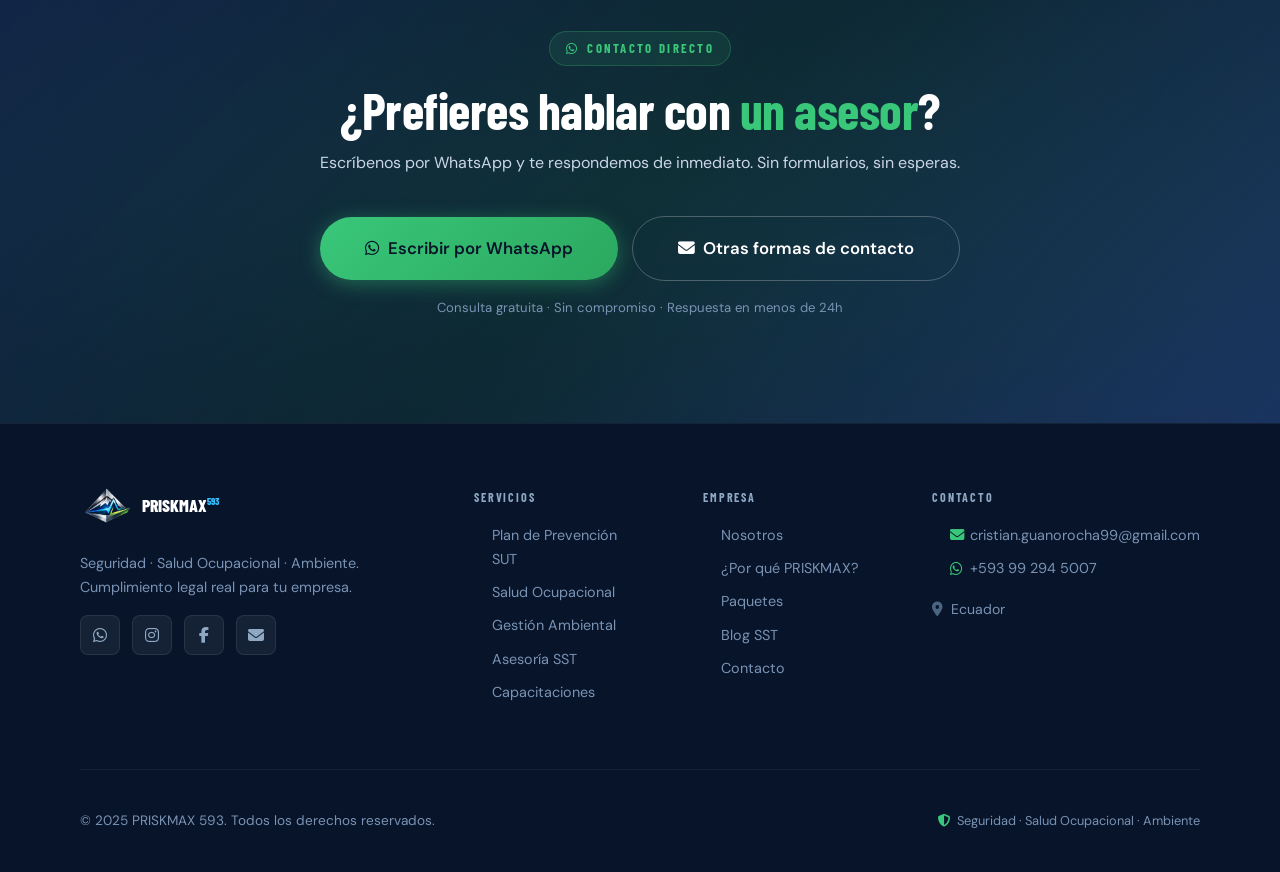
<file: paquetes.html>
<!DOCTYPE html>
<html lang="es">
<head>
  <meta charset="UTF-8" />
  <meta name="viewport" content="width=device-width, initial-scale=1.0" />
  <meta name="description" content="Paquetes y cotización — PRISKMAX 593. Planes de Seguridad y Salud Ocupacional para empresas en Ecuador." />
  <title>Paquetes y Cotización — PRISKMAX 593</title>
  <link rel="preconnect" href="https://fonts.googleapis.com" />
  <link rel="preconnect" href="https://fonts.gstatic.com" crossorigin />
  <link href="https://fonts.googleapis.com/css2?family=Barlow+Condensed:wght@400;600;700;800&family=DM+Sans:wght@400;500;600&display=swap" rel="stylesheet" />
  <link rel="stylesheet" href="https://cdnjs.cloudflare.com/ajax/libs/font-awesome/6.5.0/css/all.min.css" />
  <link rel="stylesheet" href="assets/css/styles.css" />
  <link rel="stylesheet" href="assets/css/paquetes.css"/>
</head>
<body>

  <!-- NAVBAR SUPERIOR -->
  <nav id="top-nav" aria-label="Navegación principal">
    <div class="container">
      <div class="top-nav-inner">
        <a href="index.html" class="top-nav-logo">
          <img src="assets/img/logo.png" alt="PRISKMAX" onerror="this.style.display='none'" />
          <span>PRISKMAX<sup style="font-size:.6em;color:var(--sky)">593</sup></span>
        </a>
        <div class="top-nav-links">
          <a href="index.html">Inicio</a>
          <a href="servicios.html">Servicios</a>
          <a href="paquetes.html" style="color:var(--green);">Paquetes</a>
          <a href="blog.html">Blog</a>
          <a href="contacto.html">Contacto</a>
        </div>
      </div>
    </div>
  </nav>

  <!-- NAVBAR BURBUJA -->
  <nav id="bubble-nav" aria-label="Menú flotante">
    <div class="bubble-inner">
      <a href="index.html" class="bubble-logo">
        <img src="assets/img/logo.png" alt="PRISKMAX" onerror="this.style.display='none'" />
        <span>PRISKMAX</span>
      </a>
      <div class="bubble-links">
        <a href="index.html"     class="bubble-link">Inicio</a>
        <a href="servicios.html" class="bubble-link">Servicios</a>
        <a href="paquetes.html"  class="bubble-link active">Paquetes</a>
        <a href="blog.html"      class="bubble-link">Blog</a>
        <a href="contacto.html"  class="bubble-link">Contacto</a>
        <a href="#cotizar"       class="bubble-cta-mobile">Cotizar ahora</a>
      </div>
      <a href="#cotizar" class="bubble-cta">Cotizar ahora</a>
      <button class="bubble-hamburger" aria-label="Abrir menú" aria-expanded="false">
        <span></span><span></span><span></span>
      </button>
    </div>
  </nav>

  <!-- PAGE HERO -->
  <section class="page-hero">
    <div class="container">
      <nav class="breadcrumb" aria-label="Ruta de navegación">
        <a href="index.html">Inicio</a>
        <i class="fa-solid fa-chevron-right"></i>
        <span style="color:var(--green)">Paquetes</span>
      </nav>
      <span class="section-tag"><i class="fa-solid fa-layer-group"></i> Planes disponibles</span>
      <h1>Paquetes y <span class="text-accent">Cotización</span></h1>
      <p>Elige el plan que mejor se adapta al tamaño y necesidades de tu empresa. Todos incluyen acompañamiento técnico y registro en el SUT.</p>

      <!-- Toggle anual/mensual -->
      <div style="display:flex;justify-content:center;margin-top:var(--gap-lg);">
        <div class="billing-toggle">
          <span>Pago único</span>
          <label class="toggle-switch">
            <input type="checkbox" id="billing-toggle" />
            <span class="toggle-track"></span>
          </label>
          <span>Plan anual <span class="save-badge">-20%</span></span>
        </div>
      </div>
    </div>
  </section>

  <!-- PLANES -->
  <section id="planes" class="section">
    <div class="bg-mesh"></div>
    <div class="container">
      <div class="pricing-grid">

        <!-- BÁSICO -->
        <div class="pricing-card reveal">
          <div class="plan-top-line plan-top-line--basic"></div>
          <p class="plan-name">Plan</p>
          <h2 class="plan-title">Básico</h2>
          <span class="plan-for"><i class="fa-solid fa-building"></i> Micro y pequeñas empresas (1–10 trabajadores)</span>
          <div class="plan-price">
            <span class="price-currency">$</span>
            <span class="price-amount" data-monthly="280" data-annual="224">280</span>
            <span class="price-period">/ servicio</span>
          </div>
          <p class="price-note">Pago único · IVA no incluido</p>
          <p class="plan-desc">Ideal para empresas pequeñas que necesitan cumplir con el Plan de Prevención de forma rápida y efectiva.</p>
          <hr class="plan-divider" />
          <ul class="plan-features">
            <li class="plan-feature"><i class="fa-solid fa-check"></i> Diagnóstico inicial</li>
            <li class="plan-feature"><i class="fa-solid fa-check"></i> Plan de Prevención SUT básico</li>
            <li class="plan-feature"><i class="fa-solid fa-check"></i> Registro en el SUT</li>
            <li class="plan-feature"><i class="fa-solid fa-check"></i> Matriz de riesgos (hasta 3 puestos)</li>
            <li class="plan-feature"><i class="fa-solid fa-check"></i> 1 capacitación incluida</li>
            <li class="plan-feature"><i class="fa-solid fa-check"></i> Soporte por WhatsApp (30 días)</li>
            <li class="plan-feature disabled"><i class="fa-solid fa-xmark"></i> Reglamento Interno SST</li>
            <li class="plan-feature disabled"><i class="fa-solid fa-xmark"></i> Plan de Emergencias</li>
            <li class="plan-feature disabled"><i class="fa-solid fa-xmark"></i> Acompañamiento en auditorías</li>
          </ul>
          <a href="#cotizar" class="btn btn-outline plan-cta" onclick="selectPlan('Básico')">Cotizar este plan</a>
        </div>

        <!-- ESTÁNDAR (featured) -->
        <div class="pricing-card pricing-card--featured reveal reveal-delay-1">
          <div class="plan-top-line plan-top-line--standard"></div>
          <div class="popular-badge"><i class="fa-solid fa-star"></i> Más popular</div>
          <p class="plan-name">Plan</p>
          <h2 class="plan-title">Estándar</h2>
          <span class="plan-for"><i class="fa-solid fa-building"></i> Pequeñas y medianas empresas (11–50 trabajadores)</span>
          <div class="plan-price">
            <span class="price-currency">$</span>
            <span class="price-amount" data-monthly="580" data-annual="464">580</span>
            <span class="price-period">/ servicio</span>
          </div>
          <p class="price-note">Pago único · IVA no incluido</p>
          <p class="plan-desc">El plan completo para empresas que requieren cumplimiento integral con acompañamiento y documentación completa.</p>
          <hr class="plan-divider" />
          <ul class="plan-features">
            <li class="plan-feature"><i class="fa-solid fa-check"></i> Diagnóstico inicial completo</li>
            <li class="plan-feature"><i class="fa-solid fa-check"></i> Plan de Prevención SUT completo</li>
            <li class="plan-feature"><i class="fa-solid fa-check"></i> Registro en el SUT</li>
            <li class="plan-feature"><i class="fa-solid fa-check"></i> Matriz de riesgos (hasta 10 puestos)</li>
            <li class="plan-feature"><i class="fa-solid fa-check"></i> Reglamento Interno SST</li>
            <li class="plan-feature"><i class="fa-solid fa-check"></i> Plan de Emergencias y Evacuación</li>
            <li class="plan-feature"><i class="fa-solid fa-check"></i> 3 capacitaciones incluidas</li>
            <li class="plan-feature"><i class="fa-solid fa-check"></i> Soporte por WhatsApp (90 días)</li>
            <li class="plan-feature disabled"><i class="fa-solid fa-xmark"></i> Acompañamiento en auditorías</li>
          </ul>
          <a href="#cotizar" class="btn btn-primary plan-cta" onclick="selectPlan('Estándar')">Cotizar este plan</a>
        </div>

        <!-- PREMIUM -->
        <div class="pricing-card reveal reveal-delay-2">
          <div class="plan-top-line plan-top-line--premium"></div>
          <p class="plan-name">Plan</p>
          <h2 class="plan-title">Premium</h2>
          <span class="plan-for"><i class="fa-solid fa-building"></i> Medianas y grandes empresas (50+ trabajadores)</span>
          <div class="plan-price">
            <span class="price-currency">$</span>
            <span class="price-amount" data-monthly="980" data-annual="784">980</span>
            <span class="price-period">/ servicio</span>
          </div>
          <p class="price-note">Pago único · IVA no incluido</p>
          <p class="plan-desc">Cobertura total para empresas que requieren acompañamiento continuo, auditorías y gestión ambiental integrada.</p>
          <hr class="plan-divider" />
          <ul class="plan-features">
            <li class="plan-feature"><i class="fa-solid fa-check"></i> Diagnóstico integral (SST + Ambiental)</li>
            <li class="plan-feature"><i class="fa-solid fa-check"></i> Plan de Prevención SUT avanzado</li>
            <li class="plan-feature"><i class="fa-solid fa-check"></i> Registro en el SUT</li>
            <li class="plan-feature"><i class="fa-solid fa-check"></i> Matriz de riesgos (puestos ilimitados)</li>
            <li class="plan-feature"><i class="fa-solid fa-check"></i> Reglamento Interno SST</li>
            <li class="plan-feature"><i class="fa-solid fa-check"></i> Plan de Emergencias y Evacuación</li>
            <li class="plan-feature"><i class="fa-solid fa-check"></i> Gestión Ambiental integrada</li>
            <li class="plan-feature"><i class="fa-solid fa-check"></i> Capacitaciones ilimitadas (año)</li>
            <li class="plan-feature"><i class="fa-solid fa-check"></i> Acompañamiento en auditorías</li>
          </ul>
          <a href="#cotizar" class="btn btn-outline plan-cta" style="border-color:rgba(243,156,18,0.5);" onclick="selectPlan('Premium')">Cotizar este plan</a>
        </div>

      </div>

      <!-- Plan personalizado -->
      <div style="margin-top:var(--gap-lg);text-align:center;" class="reveal">
        <div style="display:inline-flex;align-items:center;gap:1rem;flex-wrap:wrap;justify-content:center;
          background:var(--glass);border:1px solid var(--glass-border);border-radius:var(--radius-lg);
          padding:var(--gap-md) var(--gap-lg);">
          <span style="font-size:2rem;"><i class="fa-solid fa-layer-group"></i></span>
          <div style="text-align:left;">
            <strong style="color:var(--white);display:block;">¿Necesitas un plan personalizado?</strong>
            <span style="font-size:.9rem;color:var(--text-muted);">Para empresas con requerimientos específicos o múltiples sedes.</span>
          </div>
          <a href="#cotizar" class="btn btn-outline btn-sm" onclick="selectPlan('Personalizado')">Solicitar cotización</a>
        </div>
      </div>
    </div>
  </section>

  <!-- TABLA COMPARATIVA -->
  <section class="section section--alt">
    <div class="container">
      <div class="section-header text-center">
        <span class="section-tag"><i class="fa-solid fa-table-columns"></i> Comparativa</span>
        <h2>¿Qué incluye <span class="text-accent">cada plan</span>?</h2>
      </div>
      <div class="table-wrap reveal">
        <table class="compare-table">
          <thead>
            <tr>
              <th>Característica</th>
              <th>Básico</th>
              <th class="col-featured">Estándar</th>
              <th>Premium</th>
            </tr>
          </thead>
          <tbody>
            <tr class="section-row"><td colspan="4">Documentación base</td></tr>
            <tr>
              <td>Plan de Prevención SUT</td>
              <td><i class="fa-solid fa-check"></i></td>
              <td class="col-featured"><i class="fa-solid fa-check"></i></td>
              <td><i class="fa-solid fa-check"></i></td>
            </tr>
            <tr>
              <td>Registro en el SUT</td>
              <td><i class="fa-solid fa-check"></i></td>
              <td class="col-featured"><i class="fa-solid fa-check"></i></td>
              <td><i class="fa-solid fa-check"></i></td>
            </tr>
            <tr>
              <td>Diagnóstico inicial</td>
              <td><i class="fa-solid fa-check"></i></td>
              <td class="col-featured"><i class="fa-solid fa-check"></i></td>
              <td><i class="fa-solid fa-check"></i></td>
            </tr>
            <tr class="section-row"><td colspan="4">Documentación adicional</td></tr>
            <tr>
              <td>Matriz de riesgos</td>
              <td>3 puestos</td>
              <td class="col-featured">10 puestos</td>
              <td>Ilimitados</td>
            </tr>
            <tr>
              <td>Reglamento Interno SST</td>
              <td><i class="fa-solid fa-xmark"></i></td>
              <td class="col-featured"><i class="fa-solid fa-check"></i></td>
              <td><i class="fa-solid fa-check"></i></td>
            </tr>
            <tr>
              <td>Plan de Emergencias</td>
              <td><i class="fa-solid fa-xmark"></i></td>
              <td class="col-featured"><i class="fa-solid fa-check"></i></td>
              <td><i class="fa-solid fa-check"></i></td>
            </tr>
            <tr>
              <td>Gestión Ambiental</td>
              <td><i class="fa-solid fa-xmark"></i></td>
              <td class="col-featured"><i class="fa-solid fa-xmark"></i></td>
              <td><i class="fa-solid fa-check"></i></td>
            </tr>
            <tr class="section-row"><td colspan="4">Soporte y capacitación</td></tr>
            <tr>
              <td>Capacitaciones incluidas</td>
              <td>1</td>
              <td class="col-featured">3</td>
              <td>Ilimitadas (año)</td>
            </tr>
            <tr>
              <td>Soporte técnico</td>
              <td>30 días</td>
              <td class="col-featured">90 días</td>
              <td>12 meses</td>
            </tr>
            <tr>
              <td>Acompañamiento en auditorías</td>
              <td><i class="fa-solid fa-xmark"></i></td>
              <td class="col-featured"><i class="fa-solid fa-xmark"></i></td>
              <td><i class="fa-solid fa-check"></i></td>
            </tr>
          </tbody>
        </table>
      </div>
    </div>
  </section>

  <!-- FORMULARIO DE COTIZACIÓN -->
  <section id="cotizar" class="section quote-section">
    <div class="container">
      <div class="quote-layout">

        <!-- Info lateral -->
        <div class="quote-info reveal">
          <span class="section-tag"><i class="fa-solid fa-calculator"></i> Cotización</span>
          <h2>Solicita tu <span class="text-accent">cotización</span> gratuita</h2>
          <p>Completa el formulario y te contactamos en menos de 24 horas con una propuesta personalizada según las necesidades de tu empresa.</p>
          <div class="quote-perks">
            <div class="quote-perk">
              <span class="quote-perk-icon"> <i class="fa-solid fa-bolt"></i></span>
              <div>
                <h4>Respuesta rápida</h4>
                <p>Te contactamos en menos de 24 horas hábiles con tu propuesta.</p>
              </div>
            </div>
            <div class="quote-perk">
              <span class="quote-perk-icon"><i class="fa-solid fa-bullseye"></i></span>
              <div>
                <h4>Propuesta personalizada</h4>
                <p>Adaptamos el plan a tu sector, tamaño y normativa aplicable.</p>
              </div>
            </div>
            <div class="quote-perk">
              <span class="quote-perk-icon"><i class="fa-solid fa-lock-open"></i></span>
              <div>
                <h4>Sin compromiso</h4>
                <p>La cotización es completamente gratuita y sin ninguna obligación.</p>
              </div>
            </div>
            <div class="quote-perk">
              <span class="quote-perk-icon"><i class="fa-solid fa-comments"></i></span>
              <div>
                <h4>Asesoría incluida</h4>
                <p>Resolvemos todas tus dudas antes de que tomes cualquier decisión.</p>
              </div>
            </div>
          </div>
        </div>

        <!-- Formulario -->
        <div class="quote-form reveal reveal-delay-1">
          <!-- Formulario visible -->
          <div id="form-container">
            <h3> Datos de cotización</h3>
            <form id="quoteForm" action="https://formspree.io/f/xojkbryz" method="POST" novalidate>
              <!-- Honeypot anti-spam -->
              <input type="text" name="_gotcha" style="display:none" tabindex="-1" autocomplete="off" />
              <input type="hidden" name="_subject" value="Nueva cotización — PRISKMAX 593" />

              <div style="display:flex;flex-direction:column;gap:var(--gap-md);">

                <div class="form-cols">
                  <div class="form-group">
                    <label for="nombre">Nombre Completo<span class="req">*</span></label>
                    <input class="form-control" type="text" id="nombre" name="nombre" placeholder="Tu nombre" required autocomplete="given-name" />
                  </div>
                  <div class="form-group">
                    <label for="empresa">Nombre de la empresa <span class="req">*</span></label>
                    <input class="form-control" type="text" id="empresa" name="empresa" placeholder="Empresa S.A." required autocomplete="organization" />            
                  </div>
                </div>

                <div class="form-cols">
                  <div class="form-group">
                    <label for="email">Correo electrónico <span class="req">*</span></label>
                    <input class="form-control" type="email" id="email" name="email" placeholder="correo@empresa.com" required autocomplete="email" />
                  </div>
                  <div class="form-group">
                    <label for="telefono">Teléfono / WhatsApp <span class="req">*</span></label>
                    <input class="form-control" type="tel" id="telefono" name="telefono" placeholder="+593 99 XXX XXXX" required autocomplete="tel" />
                  </div>
                </div>

                <div class="form-cols">
                  <div class="form-group">
                    <label for="trabajadores">N.° de trabajadores <span class="req">*</span></label>
                    <select class="form-control" id="trabajadores" name="trabajadores" required>
                      <option value="" disabled selected>Selecciona</option>
                      <option value="1-10">1 – 10 trabajadores</option>
                      <option value="11-25">11 – 25 trabajadores</option>
                      <option value="26-50">26 – 50 trabajadores</option>
                      <option value="51-100">51 – 100 trabajadores</option>
                      <option value="100+">Más de 100</option>
                    </select>
                  </div>
                  <div class="form-group">
                    <label for="sector">Sector económico</label>
                    <select class="form-control" id="sector" name="sector">
                      <option value="" disabled selected>Selecciona</option>
                      <option>Comercio</option>
                      <option>Manufactura / Industria</option>
                      <option>Construcción</option>
                      <option>Servicios</option>
                      <option>Agricultura / Floricultura</option>
                      <option>Salud</option>
                      <option>Minería / Petróleo</option>
                      <option>Transporte / Logística</option>
                      <option>Otro</option>
                    </select>
                  </div>
                </div>

                <div class="form-group">
                  <label>Plan de interés</label>
                  <div class="plan-selector" role="group" aria-label="Seleccionar plan">
                    <label class="plan-pill" id="pill-basico">
                      <input type="radio" name="plan" value="Básico" />
                       <i class="fa-solid fa-square"></i> Básico
                    </label>
                    <label class="plan-pill" id="pill-estandar">
                      <input type="radio" name="plan" value="Estándar" />
                      <i class="fa-solid fa-star"></i> Estándar
                    </label>
                    <label class="plan-pill" id="pill-premium">
                      <input type="radio" name="plan" value="Premium" />
                      <i class="fa-solid fa-trophy"></i> Premium
                    </label>
                    <label class="plan-pill" id="pill-personalizado">
                      <input type="radio" name="plan" value="Personalizado" />
                      <i class="fa-solid fa-wrench"></i> Personalizado
                    </label>
                  </div>
                </div>

                <div class="form-group">
                  <label for="mensaje">¿Tienes alguna necesidad específica o consulta adicional?</label>
                  <textarea class="form-control" id="mensaje" name="mensaje" rows="3" placeholder="Cuéntanos más sobre tu empresa, si ya tuviste inspecciones anteriores, etc."></textarea>
                </div>

                <button type="submit" class="btn-submit" id="submit-btn">
                  <i class="fa-solid fa-paper-plane"></i>
                  Enviar solicitud de cotización
                </button>
                <p class="form-legal">
                  Al enviar este formulario aceptas nuestra
                  <a href="#">política de privacidad</a>.
                  Tus datos son confidenciales y no serán compartidos con terceros.
                </p>
              </div>
            </form>
          </div>

          <!-- Estado de éxito -->
          <div class="form-success" id="form-success">
            <span class="success-icon">✅</span>
            <h3>¡Solicitud enviada!</h3>
            <p>Hemos recibido tu cotización. Te contactaremos en menos de 24 horas hábiles.</p>
            <a href="index.html" class="btn btn-outline">Volver al inicio</a>
          </div>
        </div>

      </div>
    </div>
  </section>

  <!-- FAQ -->
  <section class="section">
    <div class="container">
      <div class="section-header text-center">
        <span class="section-tag"><i class="fa-solid fa-circle-question"></i> Preguntas frecuentes</span>
        <h2>Dudas <span class="text-accent">frecuentes</span></h2>
      </div>
      <div class="faq-list" style="max-width:780px;margin-inline:auto;">

        <div class="faq-item reveal">
          <button class="faq-trigger" aria-expanded="false">
            ¿Qué es el Plan de Prevención de Riesgos Laborales?
            <span class="faq-icon"><i class="fa-solid fa-plus"></i></span>
          </button>
          <div class="faq-body">
            Es un documento técnico obligatorio exigido por el Ministerio de Trabajo a través del Sistema Único de Trabajo (SUT). Describe las medidas que la empresa adopta para identificar, evaluar y controlar los riesgos laborales que pueden afectar la salud y seguridad de sus trabajadores.
          </div>
        </div>

        <div class="faq-item reveal">
          <button class="faq-trigger" aria-expanded="false">
            ¿Qué empresas están obligadas a tenerlo?
            <span class="faq-icon"><i class="fa-solid fa-plus"></i></span>
          </button>
          <div class="faq-body">
            Todas las empresas con 10 o más trabajadores están obligadas a contar con su Plan de Prevención registrado en el SUT. Las empresas con menos de 10 trabajadores también deben cumplir con medidas básicas de seguridad, aunque con requisitos simplificados.
          </div>
        </div>

        <div class="faq-item reveal">
          <button class="faq-trigger" aria-expanded="false">
            ¿Cuánto tiempo tarda el proceso completo?
            <span class="faq-icon"><i class="fa-solid fa-plus"></i></span>
          </button>
          <div class="faq-body">
            Dependiendo del plan y el tamaño de la empresa, el proceso puede tomar entre 2 y 6 semanas. El Plan Básico puede completarse en 2–3 semanas. El Plan Estándar en 3–4 semanas, y el Premium entre 4 y 6 semanas, incluyendo gestión ambiental.
          </div>
        </div>

        <div class="faq-item reveal">
          <button class="faq-trigger" aria-expanded="false">
            ¿Qué pasa si el Ministerio inspecciona mi empresa y no tengo el plan?
            <span class="faq-icon"><i class="fa-solid fa-plus"></i></span>
          </button>
          <div class="faq-body">
            Las sanciones pueden ir desde multas de hasta 20 Salarios Básicos Unificados (SBU) hasta la suspensión de actividades. Además, en caso de accidente laboral sin plan registrado, la empresa asume responsabilidades civiles y penales significativas.
          </div>
        </div>

        <div class="faq-item reveal">
          <button class="faq-trigger" aria-expanded="false">
            ¿Los precios mostrados son finales?
            <span class="faq-icon"><i class="fa-solid fa-plus"></i></span>
          </button>
          <div class="faq-body">
            Los precios mostrados son referenciales. El valor final puede variar según el número exacto de trabajadores, el sector económico, la complejidad de los puestos de trabajo y los servicios adicionales requeridos. Solicita tu cotización personalizada para obtener un precio exacto.
          </div>
        </div>

      </div>
    </div>
  </section>

  <!-- CTA BAND -->
  <section class="cta-band">
    <div class="container">
      <span class="section-tag" style="margin-bottom:1rem;"><i class="fa-brands fa-whatsapp"></i> Contacto directo</span>
      <h2>¿Prefieres hablar con <span class="text-accent">un asesor</span>?</h2>
      <p>Escríbenos por WhatsApp y te respondemos de inmediato. Sin formularios, sin esperas.</p>
      <div class="btn-group justify-center">
        <a href="https://wa.me/593992945007?text=Hola%2C%20quiero%20información%20sobre%20los%20paquetes%20de%20PRISKMAX"
           target="_blank" rel="noopener" class="btn btn-primary btn-lg">
          <i class="fa-brands fa-whatsapp"></i> Escribir por WhatsApp
        </a>
        <a href="contacto.html" class="btn btn-outline btn-lg">
          <i class="fa-solid fa-envelope"></i> Otras formas de contacto
        </a>
      </div>
      <p class="cta-note">Consulta gratuita · Sin compromiso · Respuesta en menos de 24h</p>
    </div>
  </section>

  <!-- FOOTER -->
  <footer>
    <div class="container">
      <div class="footer-grid">
        <div class="footer-brand">
          <a href="index.html" style="display:inline-flex;align-items:center;gap:.5rem;margin-bottom:.75rem;">
            <img src="assets/img/logo.png" alt="PRISKMAX" height="36" onerror="this.style.display='none'" />
            <span style="font-family:var(--font-display);font-size:1.1rem;font-weight:800;color:var(--white);">PRISKMAX<sup style="font-size:.55em;color:var(--sky);">593</sup></span>
          </a>
          <p>Seguridad · Salud Ocupacional · Ambiente.<br/>Cumplimiento legal real para tu empresa.</p>
          <div class="footer-socials" style="margin-top:1rem;">
            <a href="https://wa.me/593992945007" target="_blank" rel="noopener" class="social-icon" aria-label="WhatsApp"><i class="fa-brands fa-whatsapp"></i></a>
            <a href="https://instagram.com/priskmax" target="_blank" rel="noopener" class="social-icon" aria-label="Instagram"><i class="fa-brands fa-instagram"></i></a>
            <a href="https://www.facebook.com/share/1D75Cncb86/" target="_blank" rel="noopener" class="social-icon" aria-label="Facebook"><i class="fa-brands fa-facebook-f"></i></a>
            <a href="mailto:cristian.guanorocha99@gmail.com" class="social-icon" aria-label="Email"><i class="fa-solid fa-envelope"></i></a>
          </div>
        </div>
        <div>
          <p class="footer-heading">Servicios</p>
          <ul class="footer-links">
            <li><a href="servicios.html">Plan de Prevención SUT</a></li>
            <li><a href="servicios.html">Salud Ocupacional</a></li>
            <li><a href="servicios.html">Gestión Ambiental</a></li>
            <li><a href="servicios.html">Asesoría SST</a></li>
            <li><a href="servicios.html">Capacitaciones</a></li>
          </ul>
        </div>
        <div>
          <p class="footer-heading">Empresa</p>
          <ul class="footer-links">
            <li><a href="index.html#nosotros">Nosotros</a></li>
            <li><a href="index.html#por-que">¿Por qué PRISKMAX?</a></li>
            <li><a href="paquetes.html">Paquetes</a></li>
            <li><a href="blog.html">Blog SST</a></li>
            <li><a href="contacto.html">Contacto</a></li>
          </ul>
        </div>
        <div>
          <p class="footer-heading">Contacto</p>
          <ul class="footer-links">
            <li><a href="mailto:cristian.guanorocha99@gmail.com"><i class="fa-solid fa-envelope" style="color:var(--green);width:14px;"></i> cristian.guanorocha99@gmail.com</a></li>
            <li><a href="https://wa.me/593992945007" target="_blank"><i class="fa-brands fa-whatsapp" style="color:var(--green);width:14px;"></i> +593 99 294 5007</a></li>
            <li style="padding-top:.5rem;color:var(--text-muted);font-size:.88rem;display:flex;align-items:flex-start;gap:.5rem;">
              <i class="fa-solid fa-location-dot" style="color:var(--silver-dark);margin-top:.2rem;"></i> Ecuador
            </li>
          </ul>
        </div>
      </div>
      <div class="footer-bottom">
        <span>© 2025 PRISKMAX 593. Todos los derechos reservados.</span>
        <span style="display:flex;align-items:center;gap:.4rem;font-size:.8rem;"><i class="fa-solid fa-shield-halved" style="color:var(--green);"></i> Seguridad · Salud Ocupacional · Ambiente</span>
      </div>
    </div>
  </footer>

  <script src="assets/js/validar.js"></script>
  <script src="assets/js/main.js"></script>
  <script>
    /* ── Toggle anual/mensual ── */
    const toggle = document.getElementById('billing-toggle');
    const amounts = document.querySelectorAll('.price-amount');

    toggle.addEventListener('change', () => {
      const isAnnual = toggle.checked;
      amounts.forEach(el => {
        const val = isAnnual ? el.dataset.annual : el.dataset.monthly;
        el.textContent = val;
      });
    });

    /* ── Selección de plan desde tarjetas ── */
    function selectPlan(planName) {
      document.querySelectorAll('.plan-pill').forEach(pill => {
        const input = pill.querySelector('input');
        const match = input.value === planName;
        input.checked = match;
        pill.classList.toggle('selected', match);
      });
      // scroll suave al formulario
      document.getElementById('cotizar').scrollIntoView({ behavior: 'smooth' });
    }

    /* ── Selección de plan pill via click ── */
    document.querySelectorAll('.plan-pill').forEach(pill => {
      pill.addEventListener('click', () => {
        document.querySelectorAll('.plan-pill').forEach(p => p.classList.remove('selected'));
        pill.classList.add('selected');
      });
    });

    /* ── FAQ accordion ── */
    document.querySelectorAll('.faq-trigger').forEach(btn => {
      btn.addEventListener('click', () => {
        const item = btn.parentElement;
        const isOpen = item.classList.contains('open');
        document.querySelectorAll('.faq-item').forEach(i => i.classList.remove('open'));
        if (!isOpen) item.classList.add('open');
        btn.setAttribute('aria-expanded', !isOpen);
      });
    });

    /* ── Formulario con Formspree ── */
    const form = document.getElementById('quote-form');
    const submitBtn = document.getElementById('submit-btn');
    const formContainer = document.getElementById('form-container');
    const formSuccess = document.getElementById('form-success');

    form.addEventListener('submit', async (e) => {
      e.preventDefault();

      // Validación básica
      const required = form.querySelectorAll('[required]');
      let valid = true;
      required.forEach(field => {
        if (!field.value.trim()) {
          field.style.borderColor = '#e74c3c';
          valid = false;
          field.addEventListener('input', () => { field.style.borderColor = ''; }, { once: true });
        }
      });
      if (!valid) {
        showToast('Por favor completa los campos obligatorios.', 'error');
        return;
      }

      submitBtn.disabled = true;
      submitBtn.innerHTML = '<i class="fa-solid fa-spinner fa-spin"></i> Enviando…';

      try {
        const data = new FormData(form);
        const res = await fetch(form.action, {
          method: 'POST', body: data,
          headers: { 'Accept': 'application/json' }
        });
        if (res.ok) {
          formContainer.style.display = 'none';
          formSuccess.classList.add('show');
        } else {
          throw new Error('Error en el servidor');
        }
      } catch {
        showToast('Hubo un problema al enviar. Escríbenos por WhatsApp.', 'error');
        submitBtn.disabled = false;
        submitBtn.innerHTML = '<i class="fa-solid fa-paper-plane"></i> Enviar solicitud de cotización';
      }
    });
  </script>
</body>
</html>
</file>
<file: assets/css/styles.css>
/* ============================================================
   PRISKMAX — Sistema de Diseño Global
   ============================================================ */

/* --- Variables -------------------------------------------- */
:root {
  /* Colores principales */
  --navy:        #0B1E3D;
  --navy-dark:   #071429;
  --navy-mid:    #122548;
  --navy-light:  #1A3460;

  /* Acento verde (del logo) */
  --green:       #39C77A;
  --green-dark:  #2BA85F;
  --green-glow:  rgba(57, 199, 122, 0.25);

  /* Celeste (del logo) */
  --sky:         #38BFFF;
  --sky-glow:    rgba(56, 191, 255, 0.2);

  /* Plateado */
  --silver:      #C8D6E8;
  --silver-mid:  #8FA8C4;
  --silver-dark: #4A6580;

  /* Neutros */
  --white:       #FFFFFF;
  --off-white:   #EEF3FA;
  --text-body:   #CBD5E8;
  --text-muted:  #7A93B4;

  /* Superficies */
  --surface-1:   rgba(17, 37, 72, 0.95);
  --surface-2:   rgba(26, 52, 96, 0.6);
  --surface-3:   rgba(11, 30, 61, 0.8);
  --glass:       rgba(255, 255, 255, 0.06);
  --glass-border:rgba(255, 255, 255, 0.10);

  /* Tipografía */
  --font-display: 'Barlow Condensed', sans-serif;
  --font-body:    'DM Sans', sans-serif;
  --font-mono:    'JetBrains Mono', monospace;

  /* Espaciado */
  --gap-xs:  0.5rem;
  --gap-sm:  1rem;
  --gap-md:  1.5rem;
  --gap-lg:  2.5rem;
  --gap-xl:  4rem;
  --gap-2xl: 7rem;

  /* Bordes */
  --radius-sm: 8px;
  --radius-md: 16px;
  --radius-lg: 24px;
  --radius-pill: 9999px;

  /* Sombras */
  --shadow-card: 0 8px 32px rgba(0,0,0,0.35), 0 2px 8px rgba(0,0,0,0.2);
  --shadow-glow-green: 0 0 40px rgba(57, 199, 122, 0.3);
  --shadow-glow-sky:   0 0 40px rgba(56, 191, 255, 0.25);

  /* Transiciones */
  --ease: cubic-bezier(0.25, 0.46, 0.45, 0.94);
  --ease-spring: cubic-bezier(0.34, 1.56, 0.64, 1);
  --dur-fast: 180ms;
  --dur-mid:  350ms;
  --dur-slow: 600ms;

  /* Navbar */
  --navbar-h: 64px;
}

/* --- Reset ------------------------------------------------ */
*, *::before, *::after { box-sizing: border-box; margin: 0; padding: 0; }

html {
  scroll-behavior: smooth;
  scroll-padding-top: calc(var(--navbar-h) + 20px);
  font-size: 16px;
}

body {
  font-family: var(--font-body);
  background: var(--navy-dark);
  color: var(--text-body);
  line-height: 1.65;
  overflow-x: hidden;
  -webkit-font-smoothing: antialiased;
}

img, svg { display: block; max-width: 100%; }
a { color: inherit; text-decoration: none; }
ul { list-style: none; }
button { cursor: pointer; border: none; background: none; font: inherit; }
input, textarea, select { font: inherit; }

/* --- Tipografía ------------------------------------------- */
h1, h2, h3, h4, h5 {
  font-family: var(--font-display);
  font-weight: 700;
  line-height: 1.1;
  letter-spacing: -0.01em;
  color: var(--white);
}

h1 { font-size: clamp(2.8rem, 6vw, 5rem); font-weight: 800; }
h2 { font-size: clamp(2rem, 4vw, 3.2rem); }
h3 { font-size: clamp(1.4rem, 2.5vw, 1.9rem); }
h4 { font-size: 1.2rem; font-family: var(--font-body); font-weight: 600; }

p { font-size: 1rem; color: var(--text-body); max-width: 68ch; }

.text-accent  { color: var(--green); }
.text-sky     { color: var(--sky); }
.text-silver  { color: var(--silver); }
.text-muted   { color: var(--text-muted); }
.text-center  { text-align: center; }
.text-center p { margin-inline: auto; }

/* --- Layout ----------------------------------------------- */
.container {
  width: 100%;
  max-width: 1200px;
  margin-inline: auto;
  padding-inline: clamp(1.25rem, 4vw, 2.5rem);
}

.section {
  padding-block: var(--gap-2xl);
  position: relative;
}

.section--alt { background: var(--navy-mid); }

.grid-2 { display: grid; grid-template-columns: repeat(2, 1fr); gap: var(--gap-lg); }
.grid-3 { display: grid; grid-template-columns: repeat(3, 1fr); gap: var(--gap-lg); }
.grid-4 { display: grid; grid-template-columns: repeat(4, 1fr); gap: var(--gap-md); }

@media (max-width: 900px) {
  .grid-3, .grid-4 { grid-template-columns: repeat(2, 1fr); }
}
@media (max-width: 600px) {
  .grid-2, .grid-3, .grid-4 { grid-template-columns: 1fr; }
}

.flex { display: flex; }
.flex-col { flex-direction: column; }
.items-center { align-items: center; }
.justify-center { justify-content: center; }
.gap-sm { gap: var(--gap-sm); }
.gap-md { gap: var(--gap-md); }

/* --- Etiqueta de sección ---------------------------------- */
.section-tag {
  display: inline-flex;
  align-items: center;
  gap: 0.5rem;
  font-family: var(--font-display);
  font-size: 0.8rem;
  font-weight: 700;
  letter-spacing: 0.18em;
  text-transform: uppercase;
  color: var(--green);
  background: rgba(57, 199, 122, 0.1);
  border: 1px solid rgba(57, 199, 122, 0.25);
  border-radius: var(--radius-pill);
  padding: 0.35rem 1rem;
  margin-bottom: var(--gap-sm);
}

.section-header {
  margin-bottom: var(--gap-xl);
}

/* --- Botones ---------------------------------------------- */
.btn {
  display: inline-flex;
  align-items: center;
  justify-content: center;
  gap: 0.5rem;
  padding: 0.85rem 2rem;
  border-radius: var(--radius-pill);
  font-family: var(--font-body);
  font-size: 0.95rem;
  font-weight: 600;
  transition: all var(--dur-mid) var(--ease-spring);
  position: relative;
  overflow: hidden;
  white-space: nowrap;
}

.btn::before {
  content: '';
  position: absolute;
  inset: 0;
  opacity: 0;
  transition: opacity var(--dur-fast);
}

.btn:hover::before { opacity: 1; }
.btn:active { transform: scale(0.97); }

.btn-primary {
  background: linear-gradient(135deg, var(--green) 0%, var(--green-dark) 100%);
  color: var(--navy-dark);
  box-shadow: 0 4px 20px rgba(57, 199, 122, 0.4);
}
.btn-primary::before { background: rgba(255,255,255,0.12); }
.btn-primary:hover { box-shadow: 0 6px 28px rgba(57, 199, 122, 0.55); transform: translateY(-2px); }

.btn-outline {
  background: transparent;
  color: var(--white);
  border: 1.5px solid rgba(255,255,255,0.25);
  backdrop-filter: blur(8px);
}
.btn-outline::before { background: rgba(255,255,255,0.06); }
.btn-outline:hover { border-color: var(--silver); transform: translateY(-2px); }

.btn-sky {
  background: linear-gradient(135deg, var(--sky), #0099dd);
  color: var(--white);
  box-shadow: 0 4px 20px rgba(56, 191, 255, 0.4);
}
.btn-sky:hover { transform: translateY(-2px); box-shadow: 0 6px 28px rgba(56,191,255,0.55); }

.btn-sm { padding: 0.6rem 1.4rem; font-size: 0.875rem; }
.btn-lg { padding: 1.1rem 2.8rem; font-size: 1.05rem; }

.btn-group { display: flex; flex-wrap: wrap; gap: 0.875rem; align-items: center; }

/* --- Cards ------------------------------------------------ */
.card {
  background: var(--glass);
  border: 1px solid var(--glass-border);
  border-radius: var(--radius-lg);
  padding: var(--gap-lg);
  backdrop-filter: blur(12px);
  transition: transform var(--dur-mid) var(--ease), box-shadow var(--dur-mid) var(--ease), border-color var(--dur-mid);
  position: relative;
  overflow: hidden;
}

.card::before {
  content: '';
  position: absolute;
  top: 0; left: 0; right: 0;
  height: 2px;
  background: linear-gradient(90deg, transparent, var(--green), transparent);
  opacity: 0;
  transition: opacity var(--dur-mid);
}

.card:hover { transform: translateY(-6px); box-shadow: var(--shadow-card); border-color: rgba(57,199,122,0.2); }
.card:hover::before { opacity: 1; }

/* --- Íconos de característica ----------------------------- */
.icon-wrap {
  width: 56px; height: 56px;
  border-radius: var(--radius-md);
  background: rgba(57, 199, 122, 0.12);
  border: 1px solid rgba(57, 199, 122, 0.2);
  display: flex; align-items: center; justify-content: center;
  font-size: 1.5rem;
  margin-bottom: var(--gap-sm);
  transition: background var(--dur-mid), transform var(--dur-mid) var(--ease-spring);
}
.card:hover .icon-wrap { background: rgba(57,199,122,0.22); transform: scale(1.08) rotate(-3deg); }

.icon-wrap--sky { background: rgba(56,191,255,0.12); border-color: rgba(56,191,255,0.2); }
.card:hover .icon-wrap--sky { background: rgba(56,191,255,0.22); }

/* --- Badge ------------------------------------------------ */
.badge {
  display: inline-flex; align-items: center; gap: 0.4rem;
  padding: 0.3rem 0.85rem;
  border-radius: var(--radius-pill);
  font-size: 0.78rem; font-weight: 600;
  font-family: var(--font-display);
  letter-spacing: 0.06em;
  text-transform: uppercase;
}
.badge--green { background: rgba(57,199,122,0.15); color: var(--green); border: 1px solid rgba(57,199,122,0.3); }
.badge--sky   { background: rgba(56,191,255,0.12); color: var(--sky);   border: 1px solid rgba(56,191,255,0.25); }
.badge--silver{ background: rgba(200,214,232,0.1); color: var(--silver);border: 1px solid rgba(200,214,232,0.2); }

/* --- Divisor con gradiente -------------------------------- */
.divider {
  height: 1px;
  background: linear-gradient(90deg, transparent, var(--silver-dark), transparent);
  margin-block: var(--gap-lg);
  border: none;
}

/* --- Formularios ------------------------------------------ */
.form-group { display: flex; flex-direction: column; gap: 0.5rem; }
.form-group label { font-size: 0.875rem; font-weight: 600; color: var(--silver); letter-spacing: 0.03em; }

.form-control {
  background: rgba(255,255,255,0.05);
  border: 1.5px solid rgba(255,255,255,0.1);
  border-radius: var(--radius-md);
  color: var(--white);
  padding: 0.875rem 1.1rem;
  font-size: 0.95rem;
  transition: border-color var(--dur-fast), box-shadow var(--dur-fast), background var(--dur-fast);
  width: 100%;
}

.form-control::placeholder { color: var(--text-muted); }
.form-control:focus { outline: none; border-color: var(--green); background: rgba(57,199,122,0.05); box-shadow: 0 0 0 3px rgba(57,199,122,0.12); }
.form-control:hover { border-color: var(--silver-dark); }

textarea.form-control { resize: vertical; min-height: 130px; }
select.form-control { appearance: none; background-image: url("data:image/svg+xml,%3Csvg xmlns='http://www.w3.org/2000/svg' viewBox='0 0 12 8'%3E%3Cpath d='M1 1l5 5 5-5' stroke='%238FA8C4' stroke-width='1.5' fill='none' stroke-linecap='round'/%3E%3C/svg%3E"); background-repeat: no-repeat; background-position: right 1rem center; background-size: 12px; padding-right: 2.5rem; }

.form-grid { display: grid; grid-template-columns: 1fr 1fr; gap: var(--gap-md); }
@media (max-width: 600px) { .form-grid { grid-template-columns: 1fr; } }

/* --- Footer ----------------------------------------------- */
footer {
  background: var(--navy-dark);
  border-top: 1px solid rgba(255,255,255,0.06);
  padding-block: var(--gap-xl) var(--gap-lg);
}

.footer-grid {
  display: grid;
  grid-template-columns: 2fr 1fr 1fr 1fr;
  gap: var(--gap-xl);
  margin-bottom: var(--gap-xl);
}

@media (max-width: 900px) { .footer-grid { grid-template-columns: 1fr 1fr; } }
@media (max-width: 560px) { .footer-grid { grid-template-columns: 1fr; } }

.footer-brand p { font-size: 0.9rem; margin-top: var(--gap-sm); color: var(--text-muted); }

.footer-heading {
  font-family: var(--font-display);
  font-size: 0.75rem;
  font-weight: 700;
  letter-spacing: 0.15em;
  text-transform: uppercase;
  color: var(--silver-mid);
  margin-bottom: var(--gap-sm);
}

.footer-links { display: flex; flex-direction: column; gap: 0.6rem; }
.footer-links a {
  font-size: 0.9rem;
  color: var(--text-muted);
  transition: color var(--dur-fast);
  display: flex; align-items: center; gap: 0.4rem;
}
.footer-links a:hover { color: var(--green); }
.footer-links a::before { content: '→'; opacity: 0; transition: opacity var(--dur-fast), transform var(--dur-fast); transform: translateX(-4px); }
.footer-links a:hover::before { opacity: 1; transform: translateX(0); }

.footer-socials { display: flex; gap: 0.75rem; margin-top: var(--gap-sm); }
.social-icon {
  width: 40px; height: 40px;
  border-radius: var(--radius-sm);
  background: rgba(255,255,255,0.06);
  border: 1px solid rgba(255,255,255,0.08);
  display: flex; align-items: center; justify-content: center;
  font-size: 1rem;
  color: var(--silver-mid);
  transition: all var(--dur-mid) var(--ease-spring);
}
.social-icon:hover { background: var(--green); border-color: var(--green); color: var(--navy-dark); transform: translateY(-3px) scale(1.05); }

.footer-bottom {
  padding-top: var(--gap-lg);
  border-top: 1px solid rgba(255,255,255,0.06);
  display: flex; align-items: center; justify-content: space-between;
  flex-wrap: wrap; gap: 0.75rem;
  font-size: 0.85rem; color: var(--text-muted);
}

/* --- Fondo decorativo (partículas / ondas) ----------------- */
.bg-mesh {
  position: absolute;
  inset: 0; pointer-events: none; z-index: 0;
  overflow: hidden;
}

.bg-mesh::before {
  content: '';
  position: absolute;
  width: 800px; height: 800px;
  border-radius: 50%;
  background: radial-gradient(circle, rgba(57,199,122,0.08) 0%, transparent 65%);
  top: -300px; right: -200px;
  animation: meshPulse 8s ease-in-out infinite alternate;
}

.bg-mesh::after {
  content: '';
  position: absolute;
  width: 600px; height: 600px;
  border-radius: 50%;
  background: radial-gradient(circle, rgba(56,191,255,0.07) 0%, transparent 65%);
  bottom: -200px; left: -150px;
  animation: meshPulse 10s ease-in-out infinite alternate-reverse;
}

@keyframes meshPulse {
  from { transform: scale(1) translate(0,0); }
  to   { transform: scale(1.15) translate(30px, -20px); }
}

.section > * { position: relative; z-index: 1; }

/* --- Scroll reveal ---------------------------------------- */
.reveal {
  opacity: 0;
  transform: translateY(30px);
  transition: opacity 0.7s var(--ease), transform 0.7s var(--ease);
}

.reveal.visible {
  opacity: 1;
  transform: translateY(0);
}

.reveal-delay-1 { transition-delay: 100ms; }
.reveal-delay-2 { transition-delay: 200ms; }
.reveal-delay-3 { transition-delay: 300ms; }
.reveal-delay-4 { transition-delay: 400ms; }

/* --- Utilidades ------------------------------------------- */
.mt-sm  { margin-top: var(--gap-sm); }
.mt-md  { margin-top: var(--gap-md); }
.mt-lg  { margin-top: var(--gap-lg); }
.mt-xl  { margin-top: var(--gap-xl); }
.mb-sm  { margin-bottom: var(--gap-sm); }
.mb-md  { margin-bottom: var(--gap-md); }
.mb-lg  { margin-bottom: var(--gap-lg); }

.sr-only { position: absolute; width: 1px; height: 1px; overflow: hidden; clip: rect(0,0,0,0); white-space: nowrap; }

/* --- Scrollbar personalizado ------------------------------ */
::-webkit-scrollbar { width: 6px; }
::-webkit-scrollbar-track { background: var(--navy-dark); }
::-webkit-scrollbar-thumb { background: var(--navy-light); border-radius: 3px; }
::-webkit-scrollbar-thumb:hover { background: var(--silver-dark); }

/* --- Selection -------------------------------------------- */
::selection { background: rgba(57,199,122,0.3); color: var(--white); }

/* --- Navbar Burbuja --------------------------------------- */
#bubble-nav {
  position: fixed;
  top: 20px;
  left: 50%;
  transform: translateX(-50%) translateY(-120px);
  z-index: 1000;
  transition: transform 0.55s var(--ease-spring), opacity 0.4s var(--ease);
  opacity: 0;
  pointer-events: none;
}

#bubble-nav.visible {
  transform: translateX(-50%) translateY(0);
  opacity: 1;
  pointer-events: all;
}

.bubble-inner {
  display: flex;
  align-items: center;
  gap: 0.25rem;
  background: rgba(7, 20, 41, 0.82);
  backdrop-filter: blur(24px) saturate(180%);
  -webkit-backdrop-filter: blur(24px) saturate(180%);
  border: 1px solid rgba(255,255,255,0.1);
  border-radius: var(--radius-pill);
  padding: 0.45rem 0.75rem;
  box-shadow: 0 8px 40px rgba(0,0,0,0.5), 0 0 0 1px rgba(255,255,255,0.04), inset 0 1px 0 rgba(255,255,255,0.06);
}

.bubble-logo {
  display: flex; align-items: center; gap: 0.5rem;
  padding-right: 0.75rem;
  margin-right: 0.25rem;
  border-right: 1px solid rgba(255,255,255,0.1);
}
.bubble-logo img { height: 28px; width: auto; border-radius: 4px; }
.bubble-logo span {
  font-family: var(--font-display);
  font-size: 0.95rem;
  font-weight: 800;
  color: var(--white);
  letter-spacing: 0.04em;
  white-space: nowrap;
}

.bubble-link {
  position: relative;
  padding: 0.45rem 0.85rem;
  border-radius: var(--radius-pill);
  font-size: 0.88rem;
  font-weight: 500;
  color: var(--silver-mid);
  transition: color var(--dur-fast), background var(--dur-fast);
  white-space: nowrap;
}

.bubble-link:hover { color: var(--white); background: rgba(255,255,255,0.07); }

.bubble-link.active {
  color: var(--navy-dark);
  background: var(--green);
  font-weight: 600;
}

.bubble-cta {
  margin-left: 0.5rem;
  padding: 0.45rem 1.1rem;
  border-radius: var(--radius-pill);
  background: var(--green);
  color: var(--navy-dark);
  font-size: 0.85rem;
  font-weight: 700;
  font-family: var(--font-display);
  letter-spacing: 0.03em;
  transition: all var(--dur-mid) var(--ease-spring);
  box-shadow: 0 2px 12px rgba(57,199,122,0.4);
}
.bubble-cta:hover { background: #fff; transform: scale(1.05); }

/* Menú móvil */
.bubble-hamburger {
  display: none;
  width: 36px; height: 36px;
  border-radius: var(--radius-sm);
  background: rgba(255,255,255,0.06);
  flex-direction: column;
  align-items: center;
  justify-content: center;
  gap: 5px;
  transition: background var(--dur-fast);
}
.bubble-hamburger:hover { background: rgba(255,255,255,0.12); }
.bubble-hamburger span {
  display: block; width: 18px; height: 2px;
  background: var(--silver);
  border-radius: 1px;
  transition: all var(--dur-mid) var(--ease);
}
.bubble-hamburger.open span:nth-child(1) { transform: translateY(7px) rotate(45deg); }
.bubble-hamburger.open span:nth-child(2) { opacity: 0; transform: scaleX(0); }
.bubble-hamburger.open span:nth-child(3) { transform: translateY(-7px) rotate(-45deg); }

@media (max-width: 768px) {
  .bubble-links { display: none; }
  .bubble-hamburger { display: flex; }
  .bubble-cta { display: none; }

  .bubble-inner.menu-open .bubble-links {
    display: flex;
    flex-direction: column;
    position: fixed;
    top: 90px;
    left: 50%;
    transform: translateX(-50%);
    background: rgba(7, 20, 41, 0.95);
    backdrop-filter: blur(24px);
    border: 1px solid rgba(255,255,255,0.1);
    border-radius: var(--radius-lg);
    padding: 1rem;
    width: 240px;
    gap: 0.25rem;
    box-shadow: 0 16px 48px rgba(0,0,0,0.6);
    animation: mobileMenuIn 0.3s var(--ease-spring);
  }

  .bubble-inner.menu-open .bubble-links .bubble-link {
    text-align: center;
    padding: 0.7rem 1rem;
    font-size: 0.95rem;
  }

  .bubble-inner.menu-open .bubble-links .bubble-cta-mobile {
    display: flex !important;
    margin-top: 0.5rem;
    background: var(--green);
    color: var(--navy-dark);
    font-weight: 700;
    text-align: center;
    justify-content: center;
    padding: 0.75rem;
    border-radius: var(--radius-pill);
    font-size: 0.95rem;
    font-family: var(--font-display);
  }
}

.bubble-cta-mobile { display: none; }

@keyframes mobileMenuIn {
  from { opacity: 0; transform: translateX(-50%) translateY(-10px); }
  to   { opacity: 1; transform: translateX(-50%) translateY(0); }
}

/* Navbar estática para hero (top de página) */
#top-nav {
  position: fixed;
  top: 0; left: 0; right: 0;
  z-index: 999;
  padding: 1.25rem 0;
  transition: opacity 0.4s var(--ease), transform 0.4s var(--ease);
  background: linear-gradient(to bottom, rgba(7,20,41,0.9), transparent);
  backdrop-filter: blur(0px);
}

#top-nav.hide {
  opacity: 0;
  transform: translateY(-100%);
  pointer-events: none;
}

.top-nav-inner {
  display: flex; align-items: center; justify-content: space-between;
}

.top-nav-logo {
  display: flex; align-items: center; gap: 0.625rem;
}
.top-nav-logo img { height: 36px; }
.top-nav-logo span {
  font-family: var(--font-display);
  font-size: 1.15rem;
  font-weight: 800;
  color: var(--white);
  letter-spacing: 0.05em;
}

.top-nav-links {
  display: flex; gap: 0.25rem;
}
.top-nav-links a {
  padding: 0.45rem 0.9rem;
  font-size: 0.9rem;
  color: rgba(255,255,255,0.75);
  border-radius: var(--radius-pill);
  transition: color var(--dur-fast), background var(--dur-fast);
  font-weight: 500;
}
.top-nav-links a:hover { color: var(--white); background: rgba(255,255,255,0.08); }

@media (max-width: 768px) {
  .top-nav-links { display: none; }
}

.justificado {
    text-align: justify;
}
</file>
<file: assets/css/index.css>
#inicio {
      min-height: 100svh;
      display: flex;
      align-items: center;
      background: linear-gradient(160deg, var(--navy-dark) 0%, var(--navy) 55%, var(--navy-mid) 100%);
      position: relative;
      overflow: hidden;
      padding-top: 80px;
    }
    .hero-bg { position:absolute;inset:0;pointer-events:none;z-index:0;overflow:hidden; }
    .hero-bg{
  position:absolute;
  top:0;
  left:0;
  width:100%;
  height:100%;
  background-image: url("../img/fondo.jpeg");
  background-size: cover;
  background-position: center right;
  background-repeat: no-repeat;
  z-index: 0;
}
    .hero-geo {
      position:absolute;top:-10%;right:-8%;width:55vw;max-width:780px;aspect-ratio:1;
      background:conic-gradient(from 200deg, rgba(57,199,122,0.06),rgba(56,191,255,0.08),rgba(57,199,122,0.03),transparent 60%);
      border-radius:40% 60% 55% 45% / 50% 45% 55% 50%;
      animation:morphFloat 12s ease-in-out infinite alternate;
    }
    .hero-geo-2 {
      position:absolute;bottom:-15%;left:-5%;width:35vw;max-width:520px;aspect-ratio:1;
      background:radial-gradient(circle,rgba(56,191,255,0.07) 0%,transparent 65%);
      border-radius:50%;animation:morphFloat 9s ease-in-out infinite alternate-reverse;
    }
    .hero-dots {
      position:absolute;top:0;right:0;width:50%;height:100%;
      background-image:radial-gradient(rgba(200,214,232,0.12) 1px,transparent 1px);
      background-size:32px 32px;
      mask-image:radial-gradient(ellipse 60% 80% at 70% 50%,black,transparent);
    }
    .hero-line {
      position:absolute;top:0;bottom:0;left:38%;width:1px;
      background:linear-gradient(to bottom,transparent,rgba(57,199,122,0.25) 30%,rgba(56,191,255,0.2) 70%,transparent);
    }
    @keyframes morphFloat { from{transform:scale(1) rotate(0deg)} to{transform:scale(1.12) rotate(8deg) translate(20px,-15px)} }
    .hero-inner {
      position:relative;z-index:1;
      display:grid;grid-template-columns:1fr 1fr;gap:var(--gap-xl);
      align-items:center;padding-block:var(--gap-xl);
    }
    @media(max-width:800px){
      .hero-inner{grid-template-columns:1fr;text-align:center;}
      .hero-content .btn-group{justify-content:center;}
      .hero-visual{display:none;}
    }
    .hero-eyebrow {
      display:inline-flex;align-items:center;gap:.5rem;
      font-family:var(--font-display);font-size:.78rem;font-weight:700;
      letter-spacing:.2em;text-transform:uppercase;color:var(--sky);margin-bottom:1.25rem;
    }
    .hero-eyebrow::before{content:'';display:block;width:24px;height:2px;background:var(--sky);border-radius:1px;}
    .hero-title{margin-bottom:1.5rem;}
    .hero-title em{font-style:normal;color:var(--green);position:relative;}
    .hero-title em::after{
      content:'';position:absolute;left:0;right:0;bottom:-4px;
      height:3px;background:linear-gradient(90deg,var(--green),var(--sky));border-radius:2px;
    }
    .hero-desc{font-size:1.05rem;color:var(--text-body);margin-bottom:var(--gap-lg);max-width:30ch;}
    .hero-trust{display:flex;align-items:center;gap:1rem;margin-top:var(--gap-md);flex-wrap:wrap;}
    .hero-trust-item{display:flex;align-items:center;gap:.4rem;font-size:.85rem;color:var(--text-muted);}
    .hero-trust-item i{color:var(--green);font-size:.8rem;}
    .hero-visual{display:flex;align-items:center;justify-content:center;position:relative;}
    .prism-container{position:relative;width:340px;height:340px;}
    .prism-ring{position:absolute;border-radius:50%;border:1px solid;animation:ringPulse 4s ease-in-out infinite;}
    .prism-ring:nth-child(1){inset:0;border-color:rgba(57,199,122,0.2);animation-delay:0s;}
    .prism-ring:nth-child(2){inset:30px;border-color:rgba(56,191,255,0.15);animation-delay:.8s;}
    .prism-ring:nth-child(3){inset:60px;border-color:rgba(57,199,122,0.1);animation-delay:1.6s;}
    @keyframes ringPulse{0%,100%{transform:scale(1);opacity:.6}50%{transform:scale(1.04);opacity:1}}
    .prism-center {
      position:absolute;inset:80px;border-radius:50%;
      background:radial-gradient(circle at 40% 35%,rgba(57,199,122,0.25),rgba(56,191,255,0.15),rgba(7,20,41,0.8));
      border:1px solid rgba(255,255,255,0.12);display:flex;align-items:center;justify-content:center;
      animation:floatCenter 6s ease-in-out infinite alternate;
      box-shadow:0 0 60px rgba(57,199,122,0.2),inset 0 1px 0 rgba(255,255,255,0.1);
    }
    @keyframes floatCenter{from{transform:translateY(0) rotate(0deg)}to{transform:translateY(-12px) rotate(5deg)}}
    .prism-icon{font-size:3.5rem;filter:drop-shadow(0 0 20px rgba(57,199,122,0.5));}
    .prism-tag {
      position:absolute;background:rgba(7,20,41,0.9);border:1px solid rgba(255,255,255,0.12);
      border-radius:var(--radius-pill);padding:.4rem .9rem;
      font-family:var(--font-display);font-size:.78rem;font-weight:700;letter-spacing:.06em;
      white-space:nowrap;backdrop-filter:blur(8px);
    }
    .prism-tag--1{top:10%;left:50%;transform:translateX(-50%);color:var(--green);border-color:rgba(57,199,122,0.3);}
    .prism-tag--2{bottom:18%;left:0%;color:var(--sky);border-color:rgba(56,191,255,0.25);}
    .prism-tag--3{bottom:18%;right:0%;color:var(--silver);border-color:rgba(200,214,232,0.2);}
    .stats-bar{background:rgba(11,30,61,0.7);border-top:1px solid rgba(255,255,255,0.06);border-bottom:1px solid rgba(255,255,255,0.06);backdrop-filter:blur(16px);padding-block:var(--gap-lg);}
    .stats-grid{display:grid;grid-template-columns:repeat(4,1fr);gap:var(--gap-md);text-align:center;}
    @media(max-width:700px){.stats-grid{grid-template-columns:repeat(2,1fr);}}
    .stat-item{padding:var(--gap-sm);}
    .stat-number{font-family:var(--font-display);font-size:clamp(2rem,4vw,2.8rem);font-weight:800;color:var(--green);line-height:1;display:block;}
    .stat-label{font-size:.85rem;color:var(--text-muted);margin-top:.35rem;display:block;}
    .about-layout{display:grid;grid-template-columns:1fr 1.1fr;gap:var(--gap-xl);align-items:center;}
    @media(max-width:860px){.about-layout{grid-template-columns:1fr;}}
    .about-img-placeholder {
      width:100%;aspect-ratio:4/3;
      background:linear-gradient(135deg,var(--navy-mid) 0%,var(--navy-light) 60%,rgba(57,199,122,0.15) 100%);
      border:1px solid rgba(255,255,255,0.08);border-radius:var(--radius-lg);
      display:flex;align-items:center;justify-content:center;flex-direction:column;gap:1rem;
      color:var(--silver-mid);font-family:var(--font-display);font-size:.85rem;letter-spacing:.1em;text-transform:uppercase;
      position:relative;overflow:hidden;
    }
    .about-img-placeholder::before{
      content:'';position:absolute;inset:0;
      background:conic-gradient(from 0deg at 50% 50%,transparent 0%,rgba(57,199,122,0.05) 30%,transparent 60%);
      animation:spinGrad 20s linear infinite;
    }
    @keyframes spinGrad{to{transform:rotate(360deg)}}
    .about-img-placeholder i{font-size:4rem;color:var(--green);position:relative;z-index:1;filter:drop-shadow(0 0 20px rgba(57,199,122,0.4));}
    .about-img-placeholder span{position:relative;z-index:1;}
    .about-badge-float{
      position:absolute;bottom:-12px;right:-12px;background:var(--green);color:var(--navy-dark);
      border-radius:var(--radius-md);padding:1rem 1.25rem;font-family:var(--font-display);
      font-weight:800;text-align:center;box-shadow:0 8px 24px rgba(57,199,122,0.5);line-height:1.1;
    }
    .about-badge-float .big-num{font-size:2.2rem;display:block;}
    .about-visual{position:relative;border-radius:var(--radius-lg);}
    .about-text p{margin-bottom:var(--gap-sm);padding-top: 1rem;}
    .value-pills{display:flex;flex-wrap:wrap;gap:.6rem;margin-top:var(--gap-md);}
    .value-pill{display:inline-flex;align-items:center;gap:.4rem;padding:.5rem 1rem;background:rgba(255,255,255,0.04);border:1px solid rgba(255,255,255,0.1);border-radius:var(--radius-pill);font-size:.88rem;color:var(--silver);transition:all var(--dur-mid);}
    .value-pill i{color:var(--green);font-size:.8rem;}
    .value-pill:hover{background:rgba(57,199,122,0.1);border-color:rgba(57,199,122,0.3);color:var(--white);}
    .why-cards{display:grid;grid-template-columns:repeat(3,1fr);gap:var(--gap-md);}
    @media(max-width:900px){.why-cards{grid-template-columns:repeat(2,1fr);}}
    @media(max-width:560px){.why-cards{grid-template-columns:1fr;}}
    .why-card{padding:var(--gap-lg) var(--gap-md);background:var(--glass);border:1px solid var(--glass-border);border-radius:var(--radius-lg);transition:all var(--dur-mid) var(--ease);position:relative;overflow:hidden;}
    .why-card::after{content:'';position:absolute;bottom:0;left:0;right:0;height:3px;background:linear-gradient(90deg,var(--green),var(--sky));transform:scaleX(0);transition:transform var(--dur-mid) var(--ease);transform-origin:left;}
    .why-card:hover{transform:translateY(-5px);border-color:rgba(57,199,122,0.15);}
    .why-card:hover::after{transform:scaleX(1);}
    .why-icon{font-size:2.2rem;margin-bottom:var(--gap-sm);display:block;text-align: center;}
    .why-card h4{color:var(--white);margin-bottom:.5rem;font-size:1.05rem;text-align: center;}
    .why-card p{font-size:.9rem;color:var(--text-muted);max-width:none;}
    .cta-band{background:linear-gradient(135deg,var(--navy-mid) 0%,rgba(57,199,122,0.12) 50%,var(--navy-light) 100%);border-top:1px solid rgba(57,199,122,0.15);border-bottom:1px solid rgba(57,199,122,0.15);padding-block:var(--gap-xl);text-align:center;position:relative;overflow:hidden;}
    .cta-band::before{content:'';position:absolute;inset:0;background:radial-gradient(ellipse 80% 60% at 50% 50%,rgba(57,199,122,0.06),transparent);}
    .cta-band > *{position:relative;z-index:1;}
    .cta-band h2{margin-bottom:.75rem;}
    .cta-band p{margin-bottom:var(--gap-lg);margin-inline:auto;}
    .cta-note{font-size:.82rem;color:var(--text-muted);margin-top:var(--gap-sm);}
    .cta-note i{color:var(--green);}
</file>
<file: assets/css/contacto.css>
/* PAGE HERO */
    .page-hero {
      padding-top:120px; padding-bottom:var(--gap-xl);
      background:linear-gradient(160deg, var(--navy-dark) 0%, var(--navy) 60%, var(--navy-mid) 100%);
      position:relative; overflow:hidden; text-align:center;
    }
    .page-hero::before {
      content:''; position:absolute; inset:0;
      background-image:radial-gradient(rgba(200,214,232,0.08) 1px,transparent 1px);
      background-size:28px 28px;
      mask-image:radial-gradient(ellipse 70% 90% at 50% 50%,black,transparent);
    }
    .page-hero::after { content:''; position:absolute; bottom:0; left:0; right:0; height:1px; background:linear-gradient(90deg,transparent,rgba(57,199,122,0.3),transparent); }
    .page-hero > * { position:relative; z-index:1; }
    .page-hero h1 { margin-bottom:.75rem; }
    .page-hero p  { font-size:1.1rem; margin-inline:auto; max-width:54ch; }
    .breadcrumb { display:inline-flex; align-items:center; gap:.5rem; font-size:.82rem; color:var(--text-muted); margin-bottom:var(--gap-md); }
    .breadcrumb a { color:var(--silver-mid); transition:color var(--dur-fast); }
    .breadcrumb a:hover { color:var(--green); }
    .breadcrumb i { font-size:.65rem; color:var(--silver-dark); }

    /* CONTACT CHANNELS */
    .channels-grid {
      display:grid; grid-template-columns:repeat(4,1fr); gap:var(--gap-md);
      margin-bottom:var(--gap-xl);
    }
    @media(max-width:900px){ .channels-grid { grid-template-columns:repeat(2,1fr); } }
    @media(max-width:500px){ .channels-grid { grid-template-columns:1fr; } }

    .channel-card {
      display:flex; flex-direction:column; align-items:center; text-align:center;
      padding:var(--gap-lg) var(--gap-md);
      background:var(--glass); border:1px solid var(--glass-border);
      border-radius:var(--radius-lg);
      text-decoration:none;
      transition:all var(--dur-mid) var(--ease);
      position:relative; overflow:hidden;
    }
    .channel-card::after { content:''; position:absolute; bottom:0; left:0; right:0; height:3px; transform:scaleX(0); transition:transform var(--dur-mid) var(--ease); transform-origin:left; }
    .channel-card:hover { transform:translateY(-5px); border-color:rgba(255,255,255,0.15); box-shadow:var(--shadow-card); }
    .channel-card:hover::after { transform:scaleX(1); }

    .channel-card--wa { --ch-color: #25d366; }
    .channel-card--wa::after { background: #25d366; }
    .channel-card--wa:hover { border-color:rgba(37,211,102,0.3); }

    .channel-card--ig { --ch-color: #e1306c; }
    .channel-card--ig::after { background:linear-gradient(90deg,#f58529,#e1306c,#833ab4); }
    .channel-card--ig:hover { border-color:rgba(225,48,108,0.3); }

    .channel-card--fb { --ch-color: #1877f2; }
    .channel-card--fb::after { background:#1877f2; }
    .channel-card--fb:hover { border-color:rgba(24,119,242,0.3); }

    .channel-card--em { --ch-color: var(--sky); }
    .channel-card--em::after { background:var(--sky); }
    .channel-card--em:hover { border-color:rgba(56,191,255,0.3); }

    .channel-icon {
      width:60px; height:60px; border-radius:var(--radius-md);
      display:flex; align-items:center; justify-content:center;
      font-size:1.6rem; margin-bottom:var(--gap-sm);
      transition:transform var(--dur-mid) var(--ease-spring);
    }
    .channel-card:hover .channel-icon { transform:scale(1.1) rotate(-5deg); }

    .channel-card--wa  .channel-icon { background:rgba(37,211,102,0.15); color:#25d366; }
    .channel-card--ig  .channel-icon { background:rgba(225,48,108,0.15); color:#e1306c; }
    .channel-card--fb  .channel-icon { background:rgba(24,119,242,0.15); color:#1877f2; }
    .channel-card--em  .channel-icon { background:rgba(56,191,255,0.15); color:var(--sky); }

    .channel-name { font-family:var(--font-display); font-size:1.1rem; font-weight:700; color:var(--white); margin-bottom:.3rem; }
    .channel-handle { font-size:.82rem; color:var(--text-muted); margin-bottom:.5rem; }
    .channel-action { font-size:.78rem; font-weight:600; color:var(--silver-mid); letter-spacing:.04em; }

    /* MAIN CONTACT LAYOUT */
    .contact-layout {
      display:grid; grid-template-columns:1fr 1.4fr; gap:var(--gap-xl); align-items:start;
    }
    @media(max-width:860px){ .contact-layout { grid-template-columns:1fr; } }

    /* INFO PANEL */
    .info-panel { display:flex; flex-direction:column; gap:var(--gap-md); }

    .info-card {
      background:var(--glass); border:1px solid var(--glass-border);
      border-radius:var(--radius-lg); padding:var(--gap-md);
      display:flex; gap:1rem; align-items:flex-start;
      transition:border-color var(--dur-mid);
    }
    .info-card:hover { border-color:rgba(57,199,122,0.2); }

    .info-icon {
      width:46px; height:46px; flex-shrink:0;
      border-radius:var(--radius-sm);
      background:rgba(57,199,122,0.12); border:1px solid rgba(57,199,122,0.2);
      display:flex; align-items:center; justify-content:center;
      font-size:1.1rem; color:var(--green);
    }
    .info-icon--sky { background:rgba(56,191,255,0.12); border-color:rgba(56,191,255,0.2); color:var(--sky); }

    .info-text strong { display:block; color:var(--white); font-size:.95rem; margin-bottom:.2rem; }
    .info-text span, .info-text a { font-size:.9rem; color:var(--text-muted); }
    .info-text a:hover { color:var(--green); }

    .hours-grid { display:grid; grid-template-columns:1fr 1fr; gap:.4rem; margin-top:.5rem; }
    .hour-row { font-size:.82rem; }
    .hour-row .day { color:var(--silver-mid); }
    .hour-row .time { color:var(--text-muted); }

    /* Atención rápida badge */
    .quick-badge {
      display:inline-flex; align-items:center; gap:.5rem;
      background:rgba(37,211,102,0.1); border:1px solid rgba(37,211,102,0.25);
      border-radius:var(--radius-pill); padding:.5rem 1rem;
      font-size:.82rem; font-weight:600; color:#25d366;
      margin-top:.25rem;
    }
    .quick-badge::before { content:''; width:7px; height:7px; border-radius:50%; background:#25d366; animation:pulse 1.5s ease-in-out infinite; }
    @keyframes pulse { 0%,100%{opacity:1;transform:scale(1)} 50%{opacity:.5;transform:scale(1.3)} }

    /* CONTACT FORM */
    .contact-form-wrap {
      background:var(--glass); border:1px solid var(--glass-border);
      border-radius:var(--radius-lg); padding:var(--gap-lg);
      backdrop-filter:blur(12px);
    }
    .contact-form-wrap h3 { margin-bottom:1.25rem; font-size:1.4rem; }

    .subject-pills {
      display:flex; flex-wrap:wrap; gap:.5rem; margin-bottom:var(--gap-md);
    }
    .subject-pill {
      padding:.4rem .9rem;
      border:1.5px solid rgba(255,255,255,0.1);
      border-radius:var(--radius-pill);
      font-size:.82rem; font-weight:600; color:var(--text-muted);
      cursor:pointer; transition:all var(--dur-fast); background:transparent;
    }
    .subject-pill:hover { border-color:rgba(57,199,122,0.3); color:var(--silver); }
    .subject-pill.selected { border-color:var(--green); background:rgba(57,199,122,0.1); color:var(--green); }

    .form-grid { display:grid; grid-template-columns:1fr 1fr; gap:var(--gap-md); margin-bottom:var(--gap-md); }
    @media(max-width:600px){ .form-grid { grid-template-columns:1fr; } }

    .form-status { display:none; padding:1rem; border-radius:var(--radius-md); font-size:.9rem; font-weight:500; margin-top:var(--gap-sm); }
    .form-status.success { display:block; background:rgba(57,199,122,0.12); border:1px solid rgba(57,199,122,0.3); color:var(--green); }
    .form-status.error   { display:block; background:rgba(231,76,60,0.12); border:1px solid rgba(231,76,60,0.3); color:#e74c3c; }

    .form-legal { font-size:.78rem; color:var(--text-muted); display:flex; align-items:flex-start; gap:.5rem; margin-top:var(--gap-sm); }
    .form-legal input { margin-top:.15rem; accent-color:var(--green); }

    /* MAP placeholder */
    .map-placeholder {
      width:100%; aspect-ratio:16/6;
      background:linear-gradient(135deg,var(--navy-mid),var(--navy-light));
      border:1px solid var(--glass-border); border-radius:var(--radius-lg);
      display:flex; align-items:center; justify-content:center;
      flex-direction:column; gap:1rem; color:var(--text-muted);
      position:relative; overflow:hidden;
    }
    .map-placeholder::before {
      content:''; position:absolute; inset:0;
      background:radial-gradient(circle at 60% 50%,rgba(57,199,122,0.05),transparent 60%);
    }
    .map-placeholder i { font-size:3rem; color:var(--green); position:relative; z-index:1; filter:drop-shadow(0 0 16px rgba(57,199,122,0.4)); }
    .map-placeholder p { font-size:.9rem; position:relative; z-index:1; text-align:center; max-width:none; }

    /* CTA band */
    .cta-band { background:linear-gradient(135deg,var(--navy-mid),rgba(57,199,122,0.1),var(--navy-light)); border-top:1px solid rgba(57,199,122,0.15); padding-block:var(--gap-xl); text-align:center; position:relative; overflow:hidden; }
    .cta-band::before { content:'';position:absolute;inset:0;background:radial-gradient(ellipse 80% 60% at 50% 50%,rgba(57,199,122,0.06),transparent); }
    .cta-band > * { position:relative; z-index:1; }
    .cta-band h2 { margin-bottom:.75rem; }
    .cta-band p  { margin-bottom:var(--gap-lg); margin-inline:auto; }
    .cta-note { font-size:.82rem; color:var(--text-muted); margin-top:var(--gap-sm); }
    .cta-note i { color:var(--green); }
</file>
<file: assets/css/paquetes.css>
/* ── Page Hero ── */
    .page-hero {
      padding-top: 130px; padding-bottom: var(--gap-xl);
      background: linear-gradient(160deg, var(--navy-dark) 0%, var(--navy) 60%, var(--navy-mid) 100%);
      position: relative; overflow: hidden; text-align: center;
    }
    .page-hero::before {
      content: ''; position: absolute; inset: 0;
      background-image: radial-gradient(rgba(200,214,232,0.08) 1px, transparent 1px);
      background-size: 28px 28px;
      mask-image: radial-gradient(ellipse 70% 90% at 50% 50%, black, transparent);
    }
    .page-hero::after {
      content: ''; position: absolute; bottom: 0; left: 0; right: 0;
      height: 1px; background: linear-gradient(90deg, transparent, rgba(57,199,122,0.3), transparent);
    }
    .page-hero > * { position: relative; z-index: 1; }
    .page-hero h1 { margin-bottom: .75rem; }
    .page-hero p  { font-size: 1.1rem; margin-inline: auto; max-width: 58ch; }
    .breadcrumb {
      display: inline-flex; align-items: center; gap: .5rem;
      font-size: .82rem; color: var(--text-muted); margin-bottom: var(--gap-md);
    }
    .breadcrumb a { color: var(--silver-mid); transition: color var(--dur-fast); }
    .breadcrumb a:hover { color: var(--green); }
    .breadcrumb i { font-size: .65rem; color: var(--silver-dark); }

    /* ── Toggle anual/mensual ── */
    .billing-toggle {
      display: inline-flex; align-items: center; gap: .75rem;
      background: rgba(255,255,255,0.05);
      border: 1px solid rgba(255,255,255,0.1);
      border-radius: var(--radius-pill);
      padding: .4rem .75rem;
      font-size: .88rem; color: var(--silver);
      margin-bottom: var(--gap-xl);
    }
    .toggle-switch {
      position: relative; width: 44px; height: 24px; cursor: pointer;
    }
    .toggle-switch input { opacity: 0; width: 0; height: 0; }
    .toggle-track {
      position: absolute; inset: 0; background: var(--navy-light);
      border-radius: 12px; border: 1px solid rgba(255,255,255,0.1);
      transition: background var(--dur-mid);
    }
    .toggle-track::after {
      content: ''; position: absolute; top: 3px; left: 3px;
      width: 16px; height: 16px; border-radius: 50%;
      background: var(--silver-mid); transition: transform var(--dur-mid) var(--ease-spring), background var(--dur-mid);
    }
    .toggle-switch input:checked ~ .toggle-track { background: var(--green); }
    .toggle-switch input:checked ~ .toggle-track::after { transform: translateX(20px); background: var(--navy-dark); }
    .save-badge {
      background: var(--green); color: var(--navy-dark);
      font-size: .72rem; font-weight: 700; font-family: var(--font-display);
      letter-spacing: .06em; padding: .2rem .6rem; border-radius: var(--radius-pill);
    }

    /* ── Pricing cards ── */
    .pricing-grid {
      display: grid;
      grid-template-columns: repeat(3, 1fr);
      gap: var(--gap-md);
      align-items: start;
    }
    @media (max-width: 1000px) { .pricing-grid { grid-template-columns: repeat(2, 1fr); } }
    @media (max-width:  620px) { .pricing-grid { grid-template-columns: 1fr; } }

    .pricing-card {
      background: var(--glass);
      border: 1px solid var(--glass-border);
      border-radius: var(--radius-lg);
      padding: var(--gap-lg);
      position: relative; overflow: hidden;
      transition: transform var(--dur-mid) var(--ease), box-shadow var(--dur-mid), border-color var(--dur-mid);
      display: flex; flex-direction: column;
    }
    .pricing-card:hover { transform: translateY(-6px); box-shadow: var(--shadow-card); }

    /* Featured card */
    .pricing-card--featured {
      background: linear-gradient(160deg, rgba(57,199,122,0.1) 0%, rgba(11,30,61,0.9) 60%);
      border-color: rgba(57,199,122,0.35);
      box-shadow: 0 0 0 1px rgba(57,199,122,0.15), var(--shadow-card);
    }
    .pricing-card--featured:hover { transform: translateY(-8px); box-shadow: 0 20px 60px rgba(0,0,0,0.5), 0 0 0 1px rgba(57,199,122,0.2); }

    .plan-top-line {
      position: absolute; top: 0; left: 0; right: 0; height: 3px; border-radius: var(--radius-lg) var(--radius-lg) 0 0;
    }
    .plan-top-line--basic    { background: linear-gradient(90deg, var(--silver-dark), var(--silver-mid)); }
    .plan-top-line--standard { background: linear-gradient(90deg, var(--green), var(--sky)); }
    .plan-top-line--premium  { background: linear-gradient(90deg, #f39c12, #f1c40f); }

    .popular-badge {
      position: absolute; top: 1.25rem; right: 1.25rem;
      background: var(--green); color: var(--navy-dark);
      font-family: var(--font-display); font-size: .72rem; font-weight: 700;
      letter-spacing: .08em; text-transform: uppercase;
      padding: .3rem .75rem; border-radius: var(--radius-pill);
    }

    .plan-name {
      font-family: var(--font-display); font-size: .8rem; font-weight: 700;
      letter-spacing: .15em; text-transform: uppercase;
      color: var(--silver-mid); margin-bottom: .5rem;
    }
    .plan-title { font-size: 1.5rem; color: var(--white); margin-bottom: .4rem; }

    .plan-price {
      display: flex; align-items: flex-end; gap: .3rem;
      margin: var(--gap-sm) 0 var(--gap-md);
    }
    .price-currency { font-family: var(--font-display); font-size: 1.2rem; font-weight: 700; color: var(--silver-mid); padding-bottom: .5rem; }
    .price-amount   { font-family: var(--font-display); font-size: 3.2rem; font-weight: 800; color: var(--white); line-height: 1; }
    .price-period   { font-size: .85rem; color: var(--text-muted); padding-bottom: .4rem; }
    .price-note     { font-size: .8rem; color: var(--text-muted); margin-top: -.5rem; margin-bottom: var(--gap-md); }

    .plan-desc { font-size: .9rem; color: var(--text-muted); margin-bottom: var(--gap-md); }

    hr.plan-divider { border: none; height: 1px; background: rgba(255,255,255,0.07); margin-bottom: var(--gap-md); }

    .plan-features {
      display: flex; flex-direction: column; gap: .65rem;
      margin-bottom: var(--gap-lg); flex-grow: 1;
    }
    .plan-feature {
      display: flex; align-items: flex-start; gap: .6rem;
      font-size: .9rem; color: var(--text-body);
    }
    .plan-feature i { font-size: .8rem; margin-top: .18rem; flex-shrink: 0; }
    .plan-feature i.fa-check { color: var(--green); }
    .plan-feature i.fa-xmark { color: var(--silver-dark); }
    .plan-feature.disabled { color: var(--text-muted); }

    .plan-cta { width: 100%; margin-top: auto; }

    /* Empresa size indicator */
    .plan-for {
      display: inline-flex; align-items: center; gap: .4rem;
      font-size: .78rem; color: var(--text-muted);
      background: rgba(255,255,255,0.04);
      border: 1px solid rgba(255,255,255,0.07);
      border-radius: var(--radius-pill);
      padding: .3rem .75rem; margin-bottom: var(--gap-sm);
    }
    .plan-for i { color: var(--sky); }

    /* ── Comparativa ── */
    .compare-table {
      width: 100%; border-collapse: collapse;
      font-size: .9rem;
    }
    .compare-table th, .compare-table td {
      padding: .85rem 1rem;
      text-align: center;
      border-bottom: 1px solid rgba(255,255,255,0.06);
    }
    .compare-table th { font-family: var(--font-display); font-weight: 700; letter-spacing: .05em; color: var(--silver); font-size: .85rem; }
    .compare-table td:first-child { text-align: left; color: var(--text-body); }
    .compare-table th:first-child { text-align: left; }
    .compare-table tr:hover td { background: rgba(255,255,255,0.02); }
    .compare-table .col-featured { background: rgba(57,199,122,0.05); }
    .compare-table th.col-featured { color: var(--green); }
    .compare-table i.fa-check { color: var(--green); }
    .compare-table i.fa-xmark { color: rgba(255,255,255,0.15); }
    .compare-table .section-row td {
      font-family: var(--font-display); font-size: .75rem; font-weight: 700;
      letter-spacing: .12em; text-transform: uppercase;
      color: var(--text-muted); background: rgba(255,255,255,0.02);
      padding-top: 1.25rem;
    }
    .table-wrap {
      background: var(--glass); border: 1px solid var(--glass-border);
      border-radius: var(--radius-lg); overflow: hidden; overflow-x: auto;
    }

    /* ── Formulario de cotización ── */
    .quote-section {
      background: linear-gradient(135deg, var(--navy-mid) 0%, rgba(57,199,122,0.06) 50%, var(--navy-dark) 100%);
      border-top: 1px solid rgba(57,199,122,0.12);
      border-bottom: 1px solid rgba(57,199,122,0.12);
    }

    .quote-layout {
      display: grid; grid-template-columns: 1fr 1.4fr; gap: var(--gap-xl); align-items: start;
    }
    @media (max-width: 860px) { .quote-layout { grid-template-columns: 1fr; } }

    .quote-info h2 { margin-bottom: .75rem; }
    .quote-info p  { margin-bottom: var(--gap-md); }

    .quote-perks { display: flex; flex-direction: column; gap: .75rem; }
    .quote-perk {
      display: flex; align-items: flex-start; gap: .75rem;
      padding: .875rem 1rem;
      background: rgba(255,255,255,0.04);
      border: 1px solid rgba(255,255,255,0.07);
      border-radius: var(--radius-md);
      transition: border-color var(--dur-fast);
    }
    .quote-perk:hover { border-color: rgba(57,199,122,0.2); }
    .quote-perk-icon { font-size: 1.4rem; flex-shrink: 0; }
    .quote-perk h4 { font-size: .95rem; color: var(--white); margin-bottom: .15rem; }
    .quote-perk p  { font-size: .82rem; color: var(--text-muted); max-width: none; margin: 0; }

    .quote-form {
      background: rgba(11,30,61,0.6);
      border: 1px solid rgba(255,255,255,0.09);
      border-radius: var(--radius-lg);
      padding: var(--gap-lg);
      backdrop-filter: blur(16px);
    }
    .quote-form h3 { margin-bottom: var(--gap-md); }

    .form-cols { display: grid; grid-template-columns: 1fr 1fr; gap: var(--gap-md); }
    @media (max-width: 600px) { .form-cols { grid-template-columns: 1fr; } }

    .form-group { display: flex; flex-direction: column; gap: .45rem; }
    .form-group label { font-size: .82rem; font-weight: 600; color: var(--silver); letter-spacing: .03em; }
    .form-group label .req { color: var(--green); margin-left: .15rem; }
    .form-group select option { background: var(--navy-silver); color: rgb(5, 5, 67); }
    /* Plan selector pills */
    .plan-selector {
      display: flex; flex-wrap: wrap; gap: .5rem;
    }
    .plan-pill {
      display: flex; align-items: center; gap: .35rem;
      padding: .5rem 1rem; border-radius: var(--radius-pill);
      border: 1.5px solid rgba(255,255,255,0.12);
      background: rgba(255,255,255,0.04);
      font-size: .85rem; font-weight: 500; color: var(--silver-mid);
      cursor: pointer; transition: all var(--dur-mid) var(--ease-spring);
      user-select: none;
    }
    .plan-pill input { display: none; }
    .plan-pill:hover { border-color: rgba(57,199,122,0.4); color: var(--white); background: rgba(57,199,122,0.08); }
    .plan-pill.selected { border-color: var(--green); background: rgba(57,199,122,0.15); color: var(--white); font-weight: 600; }

    /* Submit btn state */
    .btn-submit {
      width: 100%; padding: 1rem;
      background: linear-gradient(135deg, var(--green), var(--green-dark));
      color: var(--navy-dark); font-weight: 700; font-size: 1rem;
      border-radius: var(--radius-pill);
      transition: all var(--dur-mid) var(--ease-spring);
      box-shadow: 0 4px 20px rgba(57,199,122,0.4);
      display: flex; align-items: center; justify-content: center; gap: .5rem;
      cursor: pointer; border: none; font-family: var(--font-body);
    }
    .btn-submit:hover { transform: translateY(-2px); box-shadow: 0 6px 28px rgba(57,199,122,0.55); }
    .btn-submit:disabled { opacity: .6; cursor: not-allowed; transform: none; }
    .form-legal { font-size: .78rem; color: var(--text-muted); text-align: center; margin-top: .75rem; }
    .form-legal a { color: var(--silver-mid); text-decoration: underline; text-underline-offset: 2px; }

    /* Success overlay */
    .form-success {
      display: none; flex-direction: column; align-items: center;
      justify-content: center; text-align: center;
      padding: var(--gap-xl); gap: var(--gap-md);
    }
    .form-success.show { display: flex; }
    .success-icon { font-size: 4rem; filter: drop-shadow(0 0 20px rgba(57,199,122,0.5)); }
    .form-success h3 { color: var(--white); }
    .form-success p  { color: var(--text-muted); max-width: 36ch; }

    /* ── FAQ ── */
    .faq-list { display: flex; flex-direction: column; gap: .75rem; }
    .faq-item {
      background: var(--glass); border: 1px solid var(--glass-border);
      border-radius: var(--radius-md); overflow: hidden;
      transition: border-color var(--dur-mid);
    }
    .faq-item:hover { border-color: rgba(57,199,122,0.2); }
    .faq-trigger {
      width: 100%; display: flex; align-items: center; justify-content: space-between;
      gap: 1rem; padding: 1rem 1.25rem;
      background: none; border: none; cursor: pointer;
      font-family: var(--font-body); font-size: .95rem; font-weight: 600;
      color: var(--white); text-align: left;
      transition: color var(--dur-fast);
    }
    .faq-trigger:hover { color: var(--green); }
    .faq-icon {
      width: 28px; height: 28px; border-radius: 50%;
      background: rgba(255,255,255,0.06); display: flex; align-items: center; justify-content: center;
      flex-shrink: 0; font-size: .75rem; color: var(--silver-mid);
      transition: transform var(--dur-mid) var(--ease-spring), background var(--dur-mid);
    }
    .faq-item.open .faq-icon { transform: rotate(45deg); background: rgba(57,199,122,0.15); color: var(--green); }
    .faq-body {
      max-height: 0; overflow: hidden;
      transition: max-height .4s var(--ease), padding .3s;
      font-size: .9rem; color: var(--text-muted); padding: 0 1.25rem;
    }
    .faq-item.open .faq-body { max-height: 300px; padding-bottom: 1.25rem; }

    /* ── CTA band ── */
    .cta-band {
      background: linear-gradient(135deg, var(--navy-mid), rgba(57,199,122,0.1), var(--navy-light));
      border-top: 1px solid rgba(57,199,122,0.15);
      padding-block: var(--gap-xl); text-align: center; position: relative; overflow: hidden;
    }
    .cta-band::before { content:'';position:absolute;inset:0;background:radial-gradient(ellipse 80% 60% at 50% 50%,rgba(57,199,122,0.06),transparent); }
    .cta-band > * { position: relative; z-index: 1; }
    .cta-band h2  { margin-bottom: .75rem; }
    .cta-band p   { margin-bottom: var(--gap-lg); margin-inline: auto; }
    .cta-note     { font-size: .82rem; color: var(--text-muted); margin-top: var(--gap-sm); }
    .cta-note i   { color: var(--green); }
</file>
